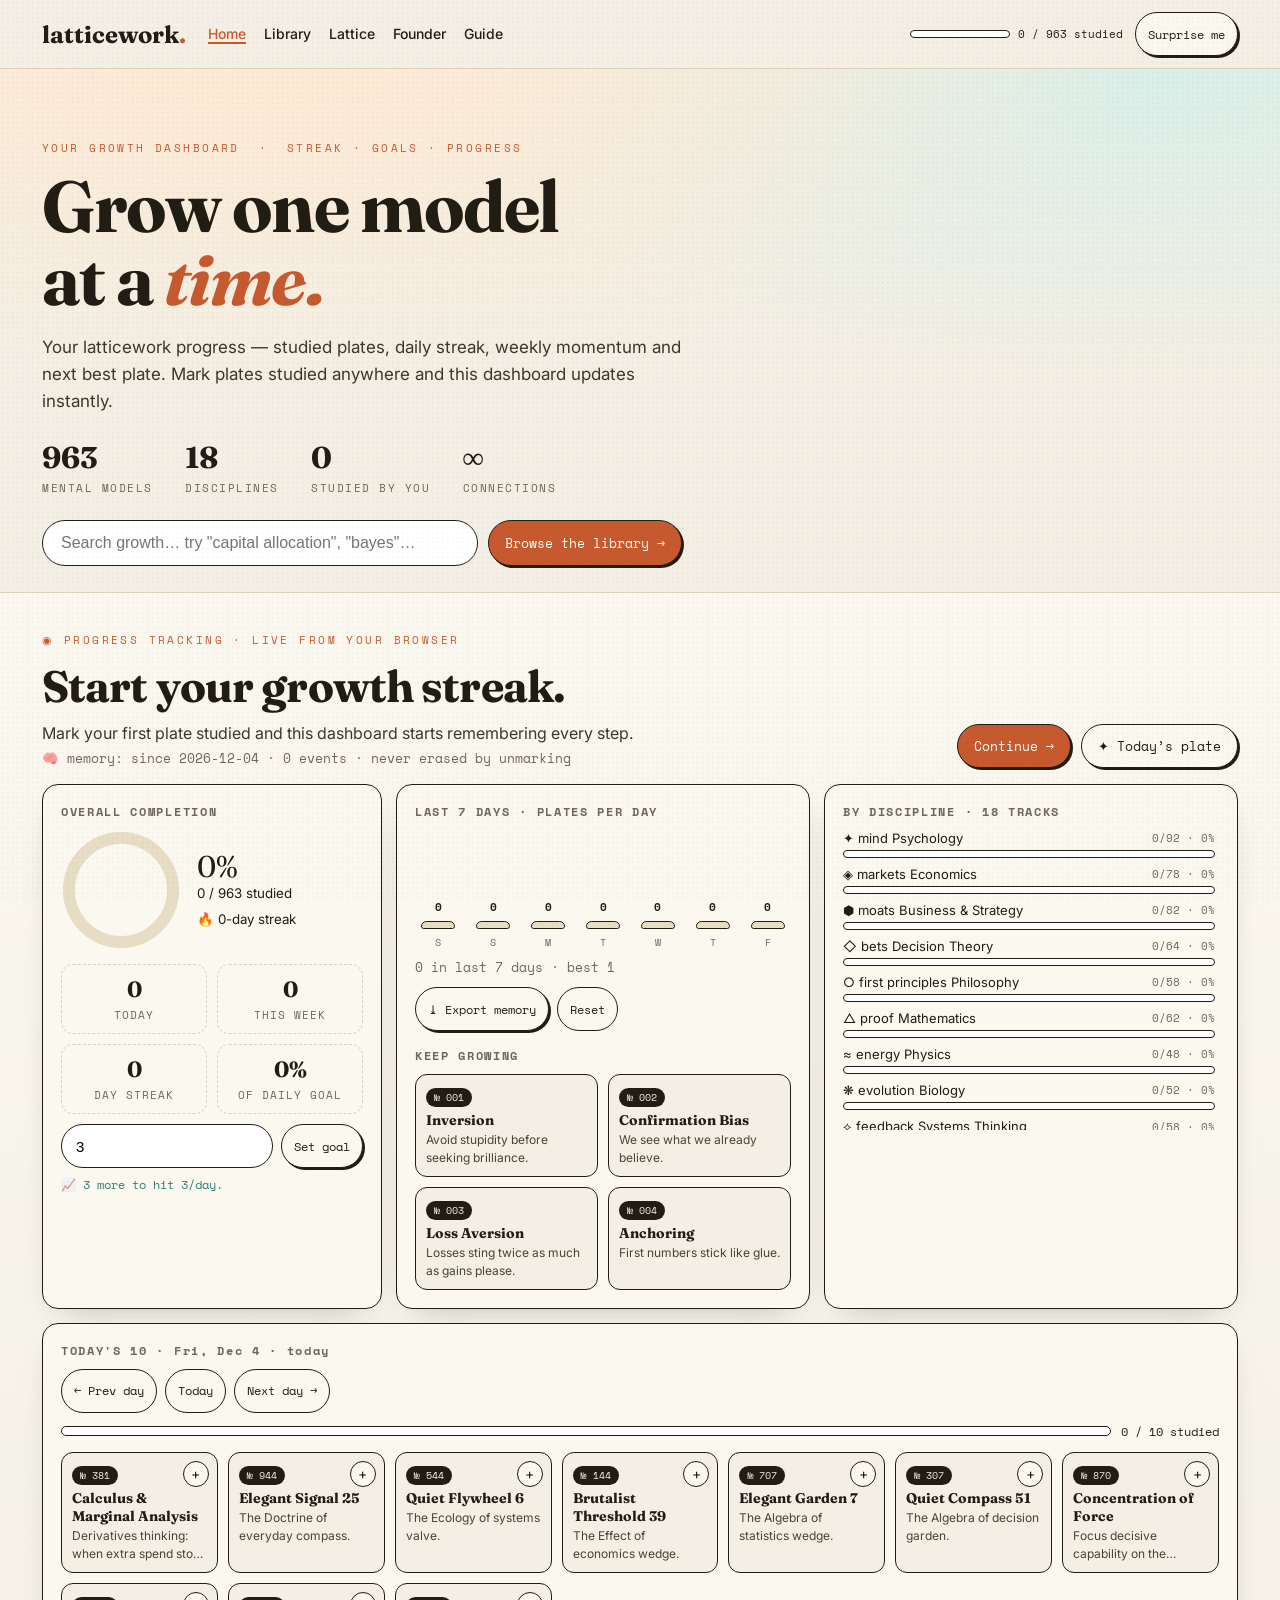
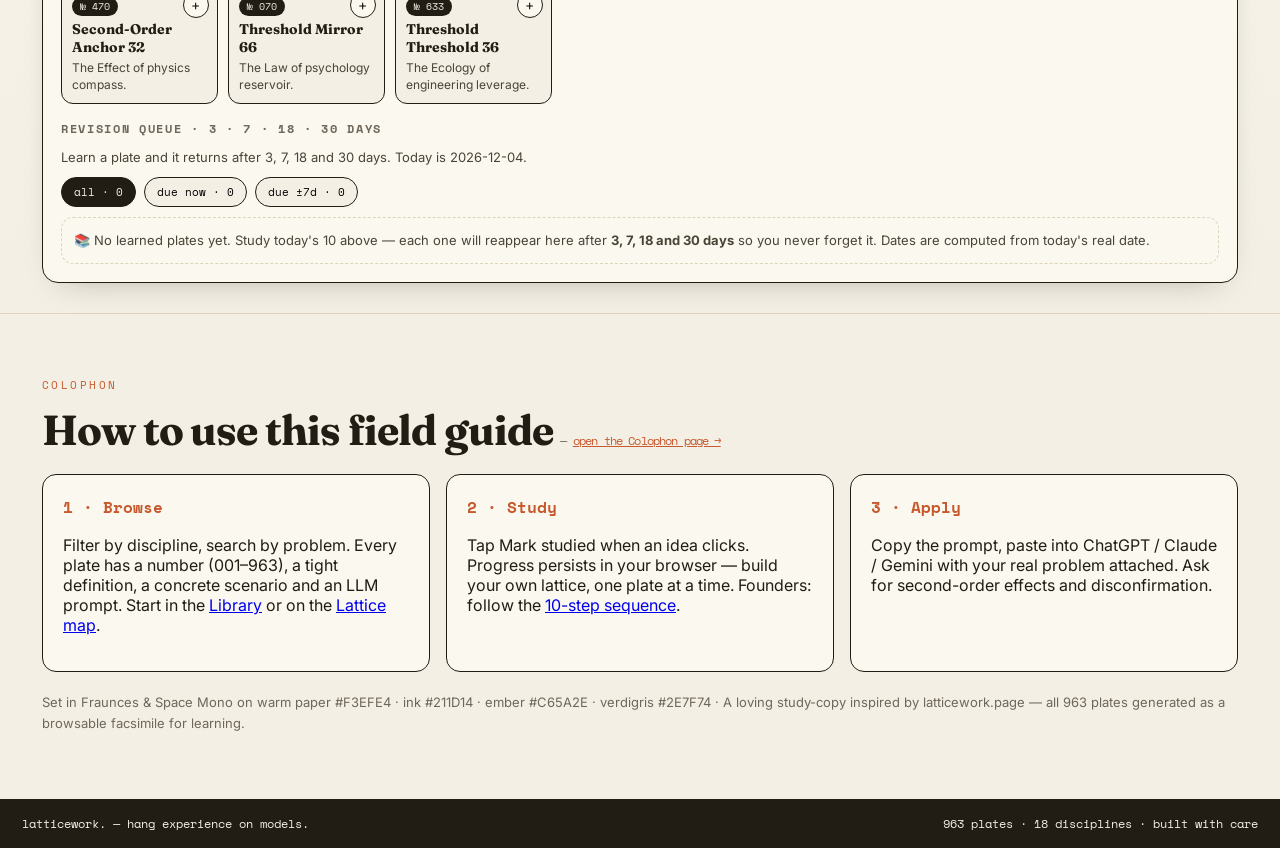
<file: index.html>
<!DOCTYPE html>
<html lang="en">
<head>
<meta charset="UTF-8" />
<meta name="viewport" content="width=device-width, initial-scale=1.0, viewport-fit=cover" />
<title>latticework — Track your growth · 963 mental models</title>
<meta name="description" content="Track your learning streak, weekly growth and discipline progress across 963 mental models." />
<meta name="theme-color" content="#F3EFE4" />
<link rel="preconnect" href="https://fonts.googleapis.com">
<link href="https://fonts.googleapis.com/css2?family=Fraunces:ital,opsz,wght@0,9..144,300;0,9..144,400;0,9..144,600;0,9..144,700;1,9..144,400&family=Space+Mono:wght@400;700&family=Inter:wght@400;500;600&display=swap" rel="stylesheet">
<link rel="stylesheet" href="styles.css" />
</head>
<body>
<div class="grain"></div>
<header class="masthead">
  <div class="mast-inner">
    <a class="brand" href="index.html" id="brandHomeIdx">latticework<span class="dot">.</span></a>
    <button class="navToggle" id="navToggle" aria-label="Open menu" aria-expanded="false">☰</button>
    <nav class="mast-nav" id="mastNav">
      <a href="library.html">Library</a>
      <a href="founder.html">Founder Track</a>
      <a href="lattice.html">Lattice</a>
      <a href="colophon.html">Colophon</a>
    </nav>
    <div class="mast-right">
      <div class="progress-wrap" title="Your studied progress">
        <div class="progress-bar"><div id="progressFill"></div></div>
        <span id="progressLabel">0 / 963 studied</span>
      </div>
      <button id="randomBtn" class="btn small">Surprise me</button>
    </div>
  </div>
</header>
<section class="hero">
  <div class="hero-inner">
    <p class="kicker">YOUR GROWTH DASHBOARD &nbsp;·&nbsp; STREAK · GOALS · PROGRESS</p>
    <h1>Grow one model<br/>at a <em>time.</em></h1>
    <p class="lede">Your latticework progress — studied plates, daily streak, weekly momentum and next best plate. Mark plates studied anywhere and this dashboard updates instantly.</p>
    <div class="hero-stats">
      <div><b id="statModels">963</b><span>mental models</span></div>
      <div><b>18</b><span>disciplines</span></div>
      <div><b id="statStudied">0</b><span>studied by you</span></div>
      <div><b>∞</b><span>connections</span></div>
    </div>
    <div class="hero-search">
      <input id="heroSearch" type="search" placeholder="Search growth… try &quot;capital allocation&quot;, &quot;bayes&quot;…" autocomplete="off" />
      <button class="btn ember" id="heroGo">Browse the library →</button>
    </div>
  </div>
</section>
<section class="growth-sec" id="growth">
  <div class="growth-inner">
    <div class="growth-head">
      <div><p class="kicker">◉ PROGRESS TRACKING · LIVE FROM YOUR BROWSER</p>
      <h2 id="growthTitle">Your growth, at a glance.</h2>
      <p class="growth-sub" id="growthSub">Every “Mark studied” tap is timestamped and remembered — even if you unmark later, your journal keeps the history.</p>
      <small id="memoryLine" style="font-family:'Space Mono',monospace;color:var(--muted)"></small></div>
      <div class="growth-cta"><button class="btn ember" id="continueBtn">Continue →</button><button class="btn" id="todayBtn">✦ Today’s plate</button></div>
    </div>
    <div class="growth-grid">
      <div class="gcard">
        <h3>OVERALL COMPLETION</h3>
        <div class="ring-wrap">
          <svg class="ring" viewBox="0 0 120 120"><circle class="bg" cx="60" cy="60" r="52" fill="none" stroke-width="12"/><circle class="fg" id="ringFg" cx="60" cy="60" r="52" fill="none" stroke-width="12" stroke-dasharray="326.7" stroke-dashoffset="326.7"/></svg>
          <div><div class="ring-num" id="ringNum">0%</div><small id="ringLabel">0 / 963 studied</small><div style="margin-top:6px"><small id="streakLabel">🔥 0-day streak</small></div></div>
        </div>
        <div class="gstats">
          <div class="gstat"><b id="gToday">0</b><span>today</span></div>
          <div class="gstat"><b id="gWeek">0</b><span>this week</span></div>
          <div class="gstat"><b id="gStreak">0</b><span>day streak</span></div>
          <div class="gstat"><b id="gGoalPct">0%</b><span>of daily goal</span></div>
        </div>
        <div class="goal-row"><input id="goalInput" type="text" inputmode="numeric" placeholder="Daily goal (e.g. 3)" aria-label="Daily goal" /><button class="btn small" id="goalSave">Set goal</button></div>
        <div class="goal-msg" id="goalMsg"></div>
      </div>
      <div class="gcard">
        <h3>LAST 7 DAYS · PLATES PER DAY</h3>
        <div class="week" id="weekChart"></div>
        <small style="font-family:'Space Mono',monospace;color:var(--muted)" id="weekLabel"></small>
        <div class="goal-row"><button class="btn small" id="exportBtn">⤓ Export memory</button><button class="btn small ghost" id="resetBtn">Reset</button></div>
        <h3 style="margin-top:16px">KEEP GROWING</h3>
        <div class="mini-grid" id="nextGrid"></div>
      </div>
      <div class="gcard">
        <h3>BY DISCIPLINE · 18 TRACKS</h3>
        <div class="discProg" id="discProg"></div>
      </div>
      <div class="gcard daily-wide">
        <h3>TODAY'S 10 · <span id="dailyDate">—</span></h3>
        <div class="daily-nav">
          <button class="btn small ghost" id="dailyPrev">← Prev day</button>
          <button class="btn small ghost" id="dailyTodayBtn">Today</button>
          <button class="btn small ghost" id="dailyNext">Next day →</button>
        </div>
        <div class="daily-progress"><div class="pbar"><i id="dailyFill"></i></div><small id="dailyLabel">0 / 10 studied</small></div>
        <div class="daily-grid" id="dailyGrid"></div>
        <h3 style="margin-top:16px">REVISION QUEUE · 3 · 7 · 18 · 30 DAYS</h3>
        <p class="rev-sub" id="revSub">Learn a plate and it returns for revision after 3, 7, 18 and 30 days — counted from the day you learned it.</p>
        <div class="rev-stats" id="revStats"></div>
        <div class="rev-list" id="revList"></div>
      </div>
    </div>
  </div>
</section>
<main id="home-main">
<section class="colophon" id="colophon">
  <div class="col-inner">
    <p class="kicker">COLOPHON</p>
    <h2>How to use this field guide <span class="mini">— <a href="colophon.html">open the Colophon page →</a></span></h2>
    <div class="cols3">
      <div><h4>1 · Browse</h4><p>Filter by discipline, search by problem. Every plate has a number (001–963), a tight definition, a concrete scenario and an LLM prompt. Start in the <a href="library.html">Library</a> or on the <a href="lattice.html">Lattice map</a>.</p></div>
      <div><h4>2 · Study</h4><p>Tap Mark studied when an idea clicks. Progress persists in your browser — build your own lattice, one plate at a time. Founders: follow the <a href="founder.html">10-step sequence</a>.</p></div>
      <div><h4>3 · Apply</h4><p>Copy the prompt, paste into ChatGPT / Claude / Gemini with your real problem attached. Ask for second-order effects and disconfirmation.</p></div>
    </div>
    <p class="fine">Set in Fraunces & Space Mono on warm paper #F3EFE4 · ink #211D14 · ember #C65A2E · verdigris #2E7F74 · A loving study-copy inspired by latticework.page — all 963 plates generated as a browsable facsimile for learning.</p>
  </div>
</section>
</main>
<footer><span>latticework. — hang experience on models.</span><span>963 plates · 18 disciplines · built with care</span></footer>
<div class="modal-back" id="modalBack" hidden><article class="modal" role="dialog" aria-modal="true">
<button class="x" id="modalX">✕</button>
<div class="modal-top"><span id="mNum"></span><span id="mDisc"></span><span id="mConn"></span></div>
<h2 id="mName"></h2><p class="tagline" id="mTag"></p><p class="desc" id="mDesc"></p>
<div class="fig"><div class="fig-art" id="mArt"></div><p id="mCap"></p></div>
<h4>◈ EXAMPLE SCENARIO</h4><p id="mEx"></p>
<h4>✦ LLM PROMPT <button class="btn small" id="copyBtn">Copy prompt</button></h4>
<pre id="mPrompt"></pre>
<h4>⁘ CONNECTED PLATES</h4><div id="mRel" class="rel"></div>
<div class="modal-nav"><button class="btn ghost" id="prevBtn">← Prev</button>
<button class="btn ember" id="studyBtn">Mark studied</button>
<button class="btn ghost" id="nextBtn">Next →</button></div>
</article></div>
<div class="toast" id="toast" hidden>Copied!</div>
<script>window._ONINDEX=true;</script>
<script src="data.js"></script>
<script src="seeds1.js"></script>
<script src="seeds2.js"></script>
<script src="seeds3.js"></script>
<script src="seedsAgt1.js"></script>
<script src="seedsAgt2.js"></script>
<script src="seedsMil1.js"></script>
<script src="seedsMil2.js"></script>
<script src="agt.js"></script>
<script src="gen.js"></script>
<script src="graph.js"></script>
<script src="app.js"></script>
<script src="ux.js"></script>
<script src="lattice.js"></script>
<script src="mobile.js"></script>
<script src="growth.js"></script>
<script src="growth2.js"></script>
<script src="daily.js"></script>
<script src="revise.js"></script>
</body>
</html>
</file>
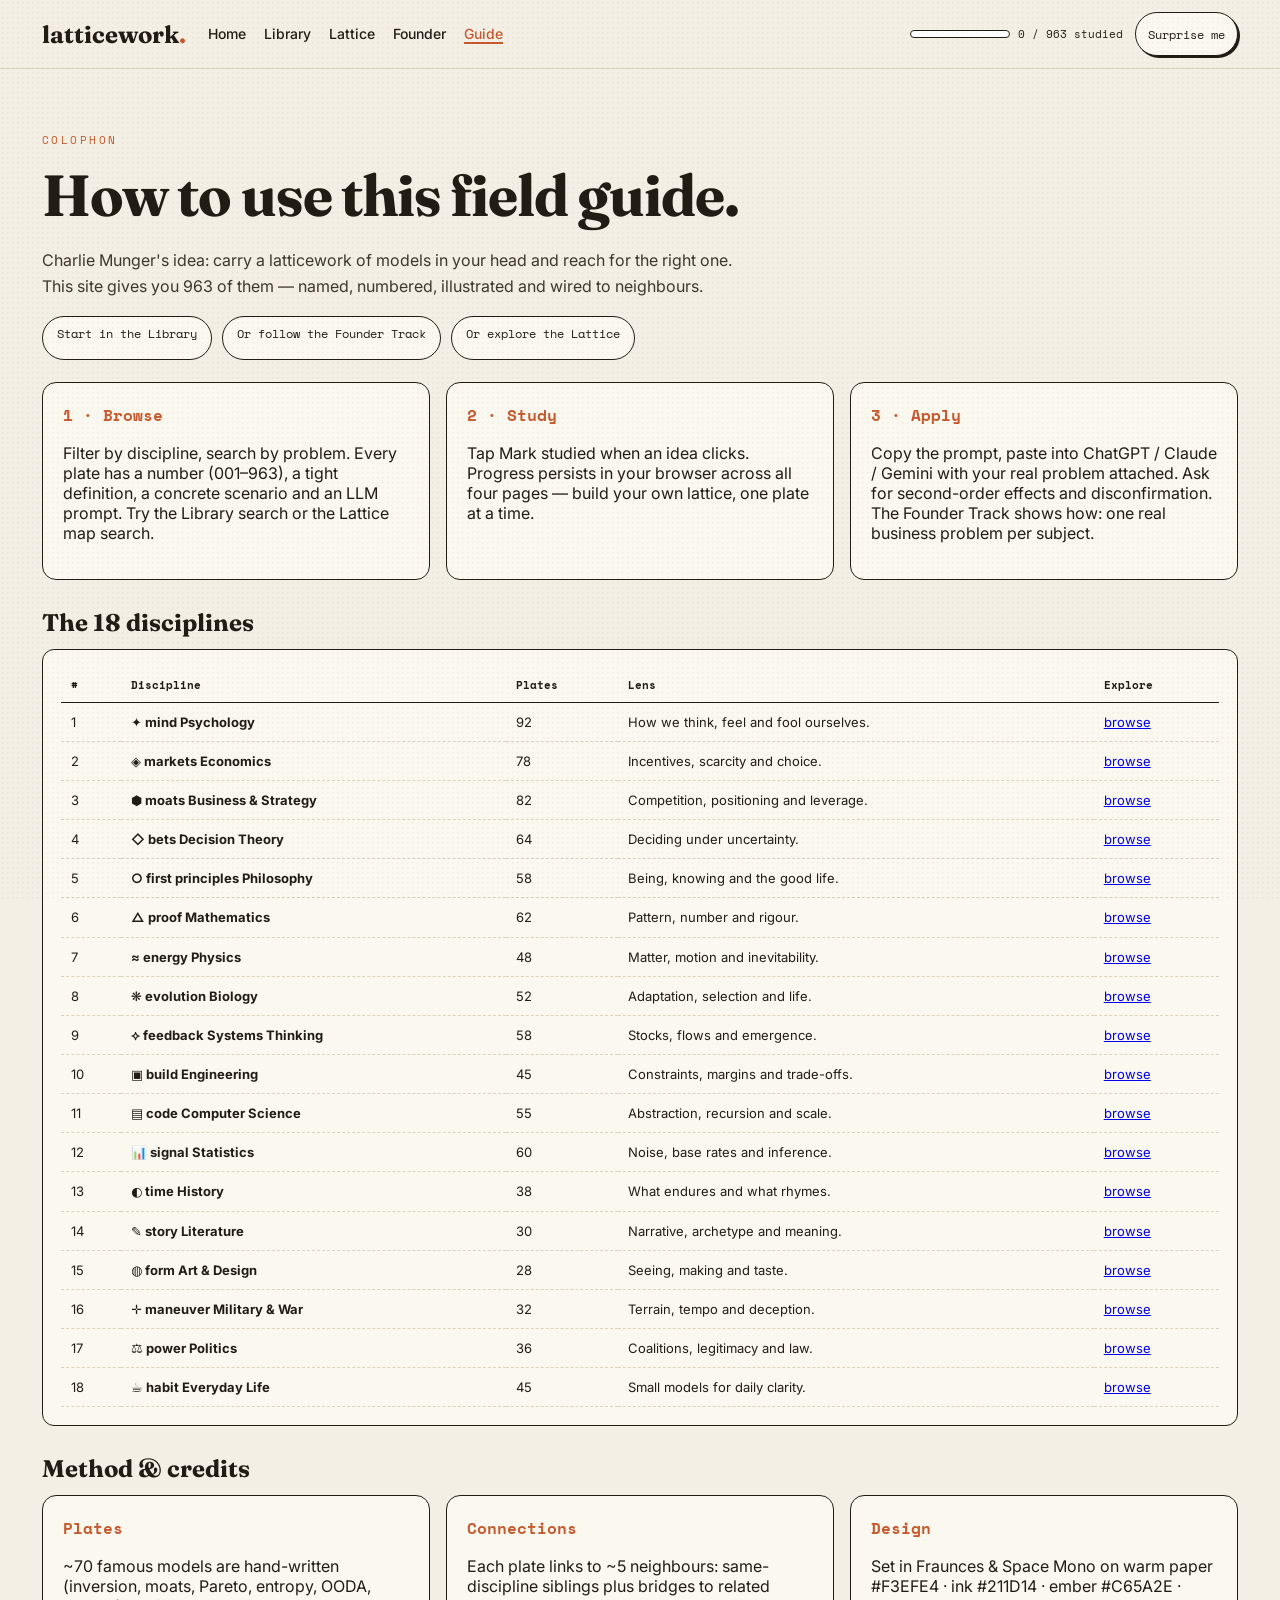
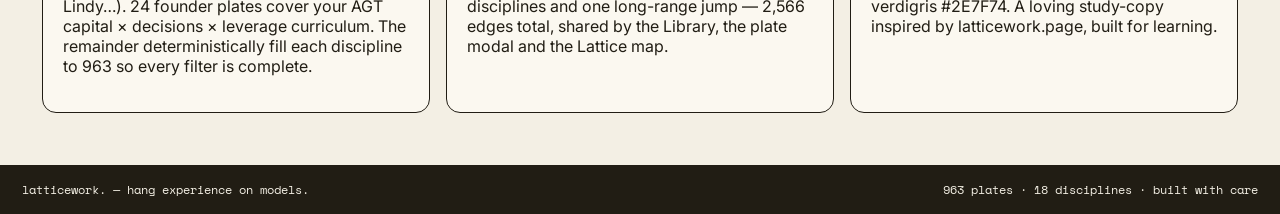
<file: colophon.html>
<!DOCTYPE html>
<html lang="en">
<head>
<meta charset="UTF-8" />
<meta name="viewport" content="width=device-width, initial-scale=1.0, viewport-fit=cover" />
<title>Colophon · latticework — how to use this field guide</title>
<meta name="description" content="How to browse, study and apply 963 mental models. Disciplines, method, credits." />
<meta name="theme-color" content="#F3EFE4" />
<link rel="preconnect" href="https://fonts.googleapis.com">
<link href="https://fonts.googleapis.com/css2?family=Fraunces:ital,opsz,wght@0,9..144,300;0,9..144,400;0,9..144,600;0,9..144,700;1,9..144,400&family=Space+Mono:wght@400;700&family=Inter:wght@400;500;600&display=swap" rel="stylesheet">
<link rel="stylesheet" href="styles.css" />
</head>
<body>
<div class="grain"></div>
<header class="masthead">
  <div class="mast-inner">
    <a class="brand" href="index.html" id="brandHome">latticework<span class="dot">.</span></a>
    <button class="navToggle" id="navToggle" aria-label="Open menu" aria-expanded="false">☰</button>
    <nav class="mast-nav" id="mastNav">
      <a href="library.html">Library</a>
      <a href="founder.html">Founder Track</a>
      <a href="lattice.html">Lattice</a>
      <a href="colophon.html" class="on">Colophon</a>
    </nav>
    <div class="mast-right">
      <div class="progress-wrap" title="Your studied progress">
        <div class="progress-bar"><div id="progressFill"></div></div>
        <span id="progressLabel">0 / 963 studied</span>
      </div>
      <button id="randomBtn" class="btn small">Surprise me</button>
    </div>
  </div>
</header>
<section class="colophon" id="colophon">
  <div class="col-inner">
    <p class="kicker">COLOPHON</p>
    <h1 style="font-family:Fraunces,serif;font-size:clamp(32px,5vw,58px);margin:10px 0 8px">How to use this field guide.</h1>
    <p class="page-sub">Charlie Munger's idea: carry a latticework of models in your head and reach for the right one. This site gives you 963 of them — named, numbered, illustrated and wired to neighbours.</p>
    <div class="sib-nav">
      <a href="library.html">Start in the Library</a>
      <a href="founder.html">Or follow the Founder Track</a>
      <a href="lattice.html">Or explore the Lattice</a>
    </div>
    <div class="cols3" style="margin-top:22px">
      <div><h4>1 · Browse</h4><p>Filter by discipline, search by problem. Every plate has a number (001–963), a tight definition, a concrete scenario and an LLM prompt. Try the Library search or the Lattice map search.</p></div>
      <div><h4>2 · Study</h4><p>Tap Mark studied when an idea clicks. Progress persists in your browser across all four pages — build your own lattice, one plate at a time.</p></div>
      <div><h4>3 · Apply</h4><p>Copy the prompt, paste into ChatGPT / Claude / Gemini with your real problem attached. Ask for second-order effects and disconfirmation. The Founder Track shows how: one real business problem per subject.</p></div>
    </div>
    <h3 style="font-family:Fraunces,serif;font-size:24px;margin:28px 0 12px">The 18 disciplines</h3>
    <div class="track scr"><table class="disc-table" id="discTable"><tr><th>#</th><th>Discipline</th><th>Plates</th><th> lens</th><th>Explore</th></tr></table></div>
    <h3 style="font-family:Fraunces,serif;font-size:24px;margin:28px 0 12px">Method &amp; credits</h3>
    <div class="cols3">
      <div><h4>Plates</h4><p>~70 famous models are hand-written (inversion, moats, Pareto, entropy, OODA, Lindy…). 24 founder plates cover your AGT capital × decisions × leverage curriculum. The remainder deterministically fill each discipline to 963 so every filter is complete.</p></div>
      <div><h4>Connections</h4><p>Each plate links to ~5 neighbours: same-discipline siblings plus bridges to related disciplines and one long-range jump — 2,566 edges total, shared by the Library, the plate modal and the Lattice map.</p></div>
      <div><h4>Design</h4><p>Set in Fraunces &amp; Space Mono on warm paper #F3EFE4 · ink #211D14 · ember #C65A2E · verdigris #2E7F74. A loving study-copy inspired by latticework.page, built for learning.</p></div>
    </div>
  </div>
</section>
<footer><span>latticework. — hang experience on models.</span><span>963 plates · 18 disciplines · built with care</span></footer>
<div class="modal-back" id="modalBack" hidden><article class="modal" role="dialog" aria-modal="true">
<button class="x" id="modalX">X</button>
<div class="modal-top"><span id="mNum"></span><span id="mDisc"></span><span id="mConn"></span></div>
<h2 id="mName"></h2><p class="tagline" id="mTag"></p><p class="desc" id="mDesc"></p>
<div class="fig"><div class="fig-art" id="mArt"></div><p id="mCap"></p></div>
<h4>EXAMPLE SCENARIO</h4><p id="mEx"></p>
<h4>LLM PROMPT <button class="btn small" id="copyBtn">Copy prompt</button></h4>
<pre id="mPrompt"></pre>
<h4>CONNECTED PLATES</h4><div id="mRel" class="rel"></div>
<div class="modal-nav"><button class="btn ghost" id="prevBtn">Prev</button>
<button class="btn ember" id="studyBtn">Mark studied</button>
<button class="btn ghost" id="nextBtn">Next</button></div>
</article></div>
<div class="toast" id="toast" hidden>Copied!</div>
<script src="data.js"></script>
<script src="gen.js"></script>
<script src="graph.js"></script>
<script src="app.js"></script>
<script src="ux.js"></script>
<script src="lattice.js"></script>
<script src="colo.js"></script>
<script src="mobile.js"></script>
<script src="growth.js"></script>
</body>
</html>
</file>
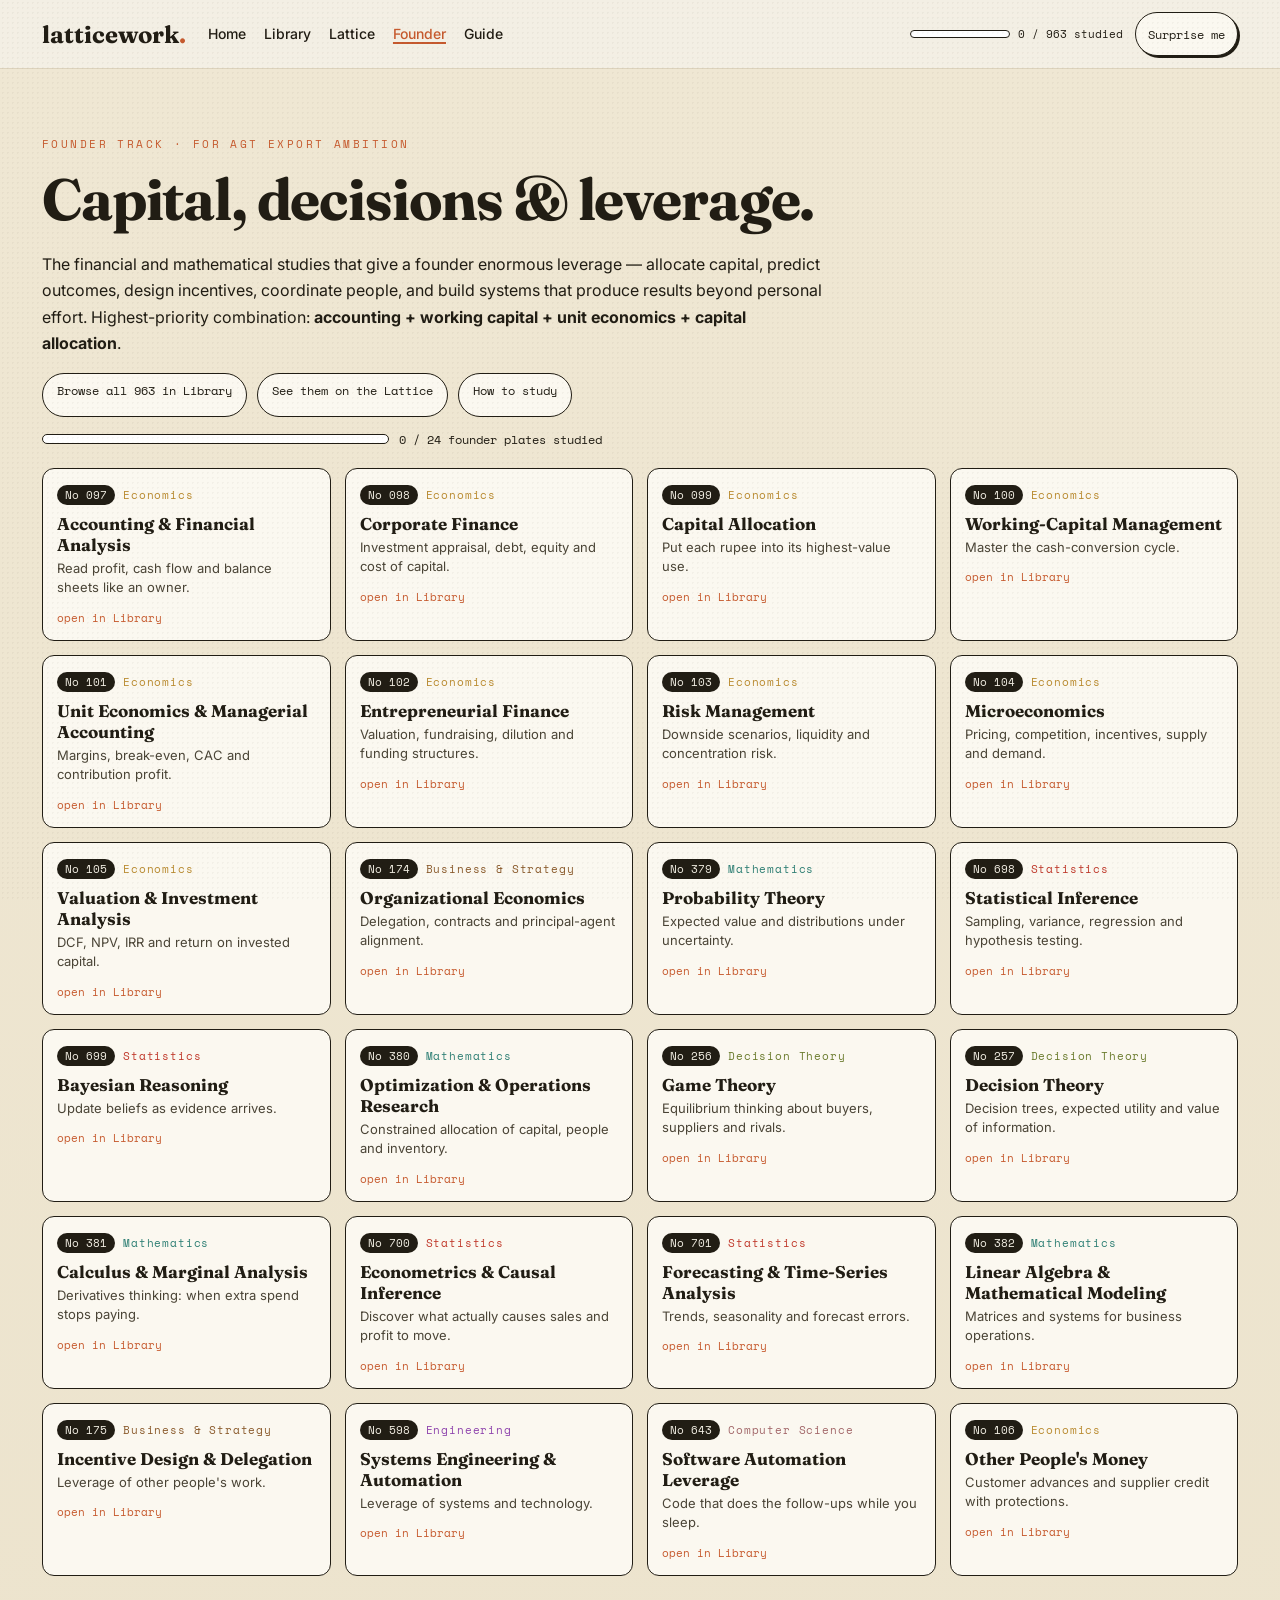
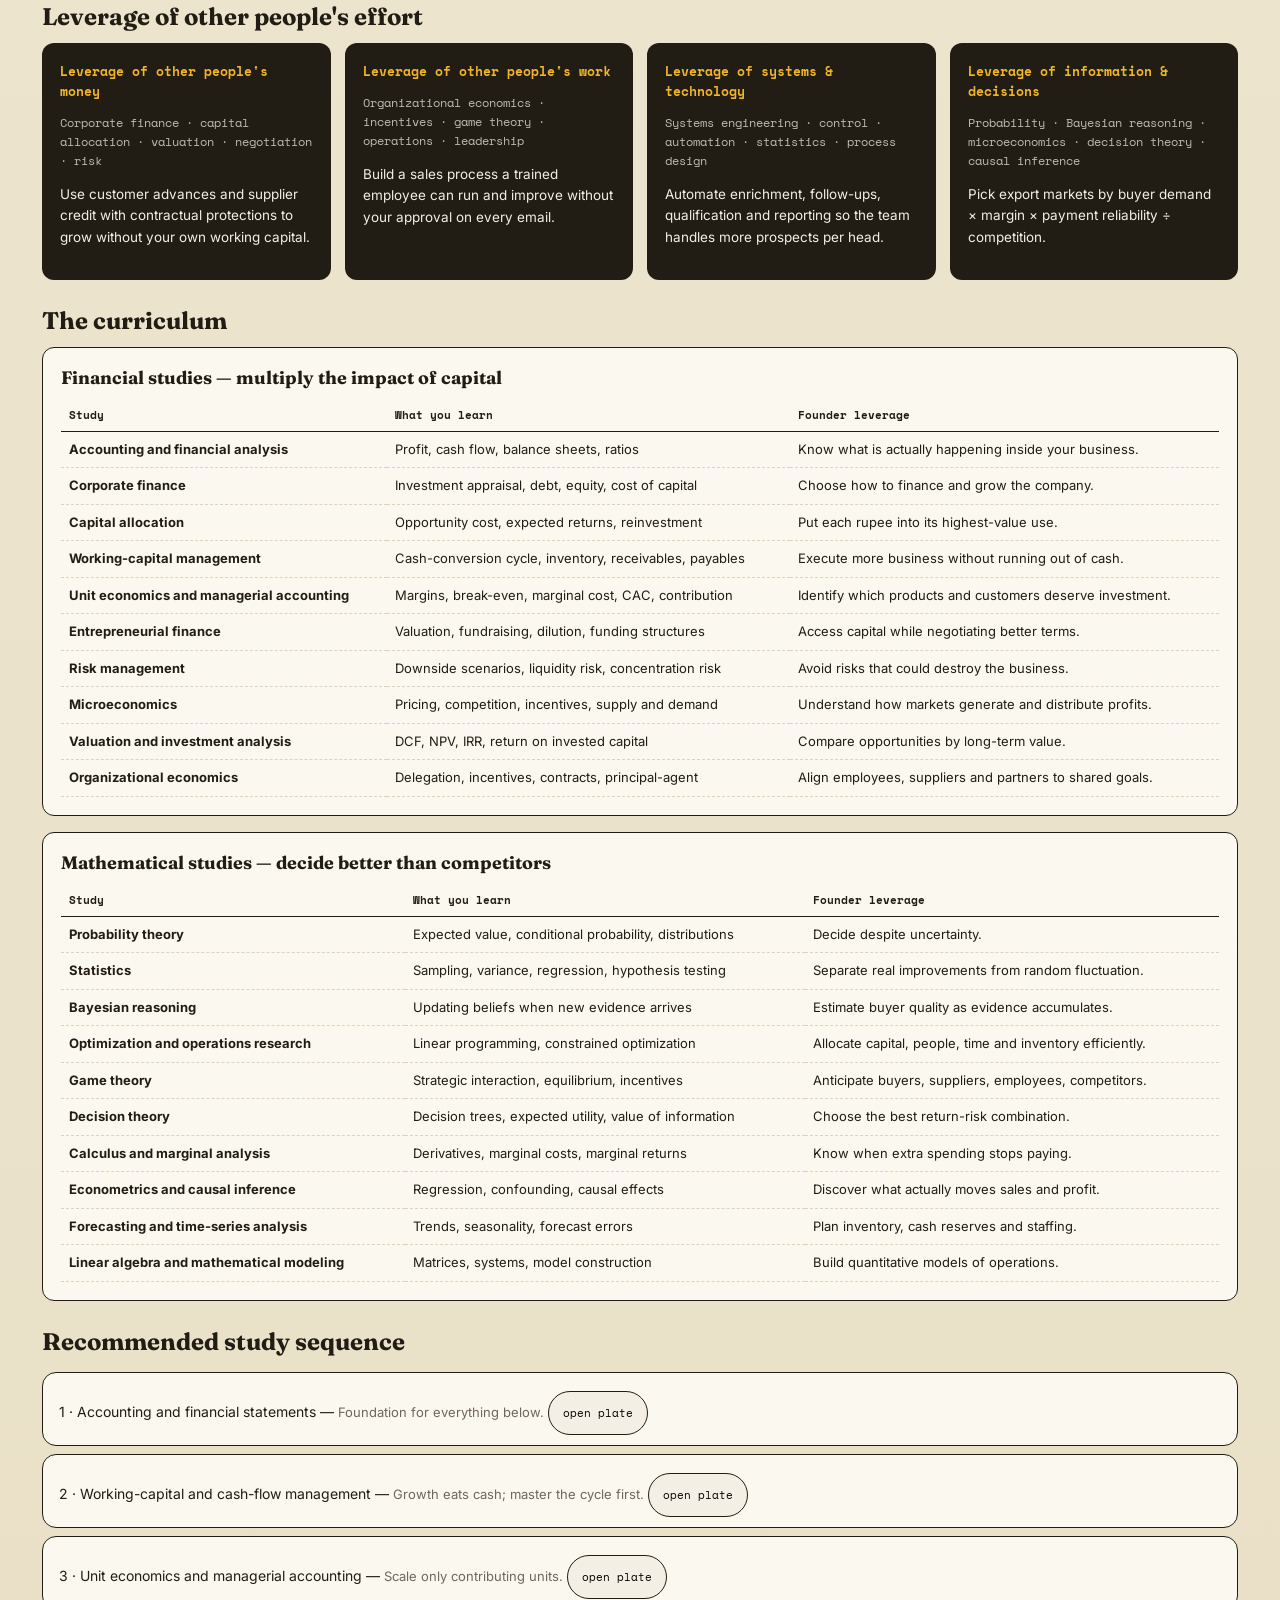
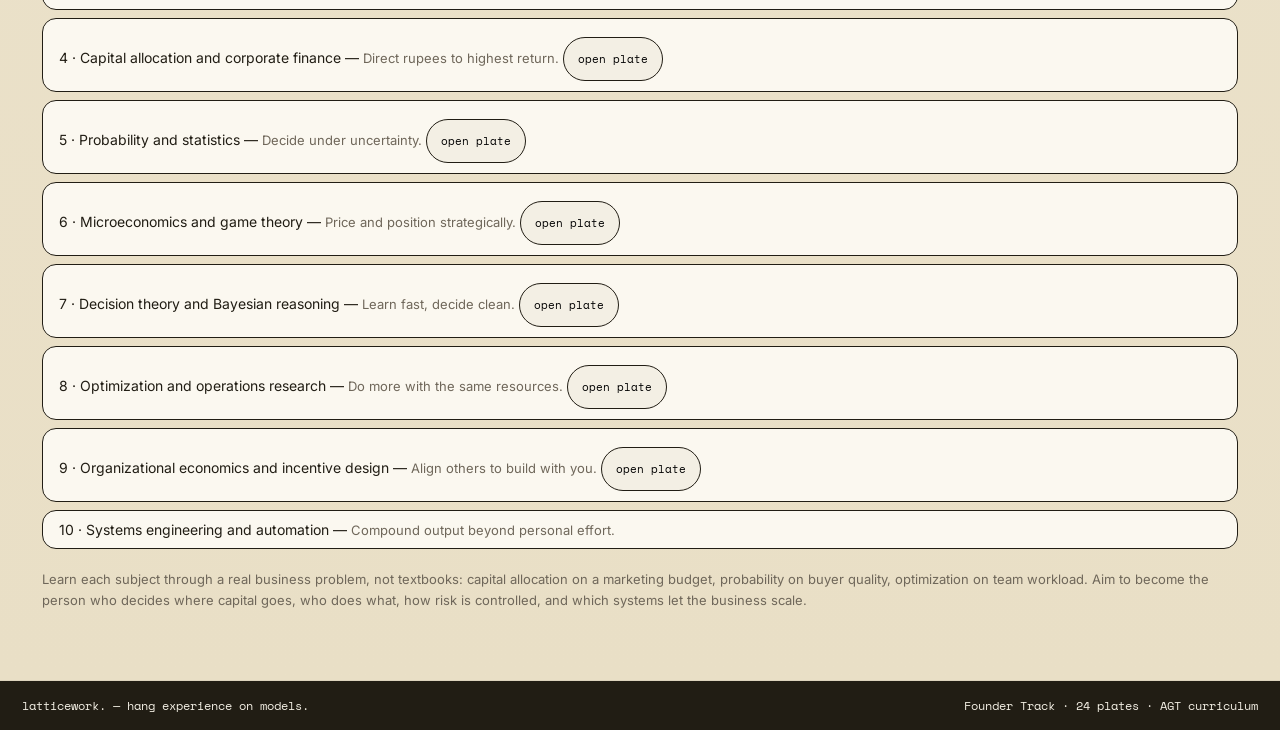
<file: founder.html>
<!DOCTYPE html>
<html lang="en">
<head>
<meta charset="UTF-8" />
<meta name="viewport" content="width=device-width, initial-scale=1.0, viewport-fit=cover" />
<title>Founder Track · latticework — capital, decisions & leverage</title>
<meta name="description" content="24 finance and mathematics plates for building AGT into a large export business." />
<meta name="theme-color" content="#F3EFE4" />
<link rel="preconnect" href="https://fonts.googleapis.com">
<link href="https://fonts.googleapis.com/css2?family=Fraunces:ital,opsz,wght@0,9..144,300;0,9..144,400;0,9..144,600;0,9..144,700;1,9..144,400&family=Space+Mono:wght@400;700&family=Inter:wght@400;500;600&display=swap" rel="stylesheet">
<link rel="stylesheet" href="styles.css" />
</head>
<body>
<div class="grain"></div>
<header class="masthead">
  <div class="mast-inner">
    <a class="brand" href="index.html" id="brandHome">latticework<span class="dot">.</span></a>
    <button class="navToggle" id="navToggle" aria-label="Open menu" aria-expanded="false">☰</button>
    <nav class="mast-nav" id="mastNav">
      <a href="library.html">Library</a>
      <a href="founder.html" class="on">Founder Track</a>
      <a href="lattice.html">Lattice</a>
      <a href="colophon.html">Colophon</a>
    </nav>
    <div class="mast-right">
      <div class="progress-wrap" title="Your studied progress">
        <div class="progress-bar"><div id="progressFill"></div></div>
        <span id="progressLabel">0 / 963 studied</span>
      </div>
      <button id="randomBtn" class="btn small">Surprise me</button>
    </div>
  </div>
</header>
<section class="founder-sec" id="founderTrack" style="border-top:none">
  <div class="founder-inner">
    <p class="kicker">FOUNDER TRACK · FOR AGT EXPORT AMBITION</p>
    <h1 style="font-family:Fraunces,serif;font-size:clamp(32px,5vw,58px);margin:10px 0 8px">Capital, decisions &amp; leverage.</h1>
    <p class="founder-lede">The financial and mathematical studies that give a founder enormous leverage — allocate capital, predict outcomes, design incentives, coordinate people, and build systems that produce results beyond personal effort. Highest-priority combination: <b>accounting + working capital + unit economics + capital allocation</b>.</p>
    <div class="sib-nav">
      <a href="library.html">Browse all 963 in Library</a>
      <a href="lattice.html">See them on the Lattice</a>
      <a href="colophon.html">How to study</a>
    </div>
    <div class="founder-progress"><div class="pbar"><i id="agtFill"></i></div><small id="agtLabel">0 / 24 studied</small></div>
    <div class="founder-grid" id="agtGrid"></div>
    <h3>Leverage of other people's effort</h3>
    <div class="lev-grid" id="agtLev"></div>
    <h3>The curriculum</h3>
    <div class="track-tables" id="agtTracks"></div>
    <h3>Recommended study sequence</h3>
    <ol class="seq-list" id="agtSeq"></ol>
    <p class="fine">Learn each subject through a real business problem, not textbooks: capital allocation on a marketing budget, probability on buyer quality, optimization on team workload. Aim to become the person who decides where capital goes, who does what, how risk is controlled, and which systems let the business scale.</p>
  </div>
</section>
<footer><span>latticework. — hang experience on models.</span><span>Founder Track · 24 plates · AGT curriculum</span></footer>
<div class="modal-back" id="modalBack" hidden><article class="modal" role="dialog" aria-modal="true">
<button class="x" id="modalX">X</button>
<div class="modal-top"><span id="mNum"></span><span id="mDisc"></span><span id="mConn"></span></div>
<h2 id="mName"></h2><p class="tagline" id="mTag"></p><p class="desc" id="mDesc"></p>
<div class="fig"><div class="fig-art" id="mArt"></div><p id="mCap"></p></div>
<h4>EXAMPLE SCENARIO</h4><p id="mEx"></p>
<h4>LLM PROMPT <button class="btn small" id="copyBtn">Copy prompt</button></h4>
<pre id="mPrompt"></pre>
<h4>CONNECTED PLATES</h4><div id="mRel" class="rel"></div>
<div class="modal-nav"><button class="btn ghost" id="prevBtn">Prev</button>
<button class="btn ember" id="studyBtn">Mark studied</button>
<button class="btn ghost" id="nextBtn">Next</button></div>
</article></div>
<div class="toast" id="toast" hidden>Copied!</div>
<script src="data.js"></script>
<script src="seeds1.js"></script>
<script src="seeds2.js"></script>
<script src="seeds3.js"></script>
<script src="seedsAgt1.js"></script>
<script src="seedsAgt2.js"></script>
<script src="seedsMil1.js"></script>
<script src="seedsMil2.js"></script>
<script src="agt.js"></script>
<script src="gen.js"></script>
<script src="graph.js"></script>
<script src="app.js"></script>
<script src="ux.js"></script>
<script src="lattice.js"></script>
<script src="agtTrack.js"></script>
<script src="mobile.js"></script>
<script src="growth.js"></script>
</body>
</html>
</file>
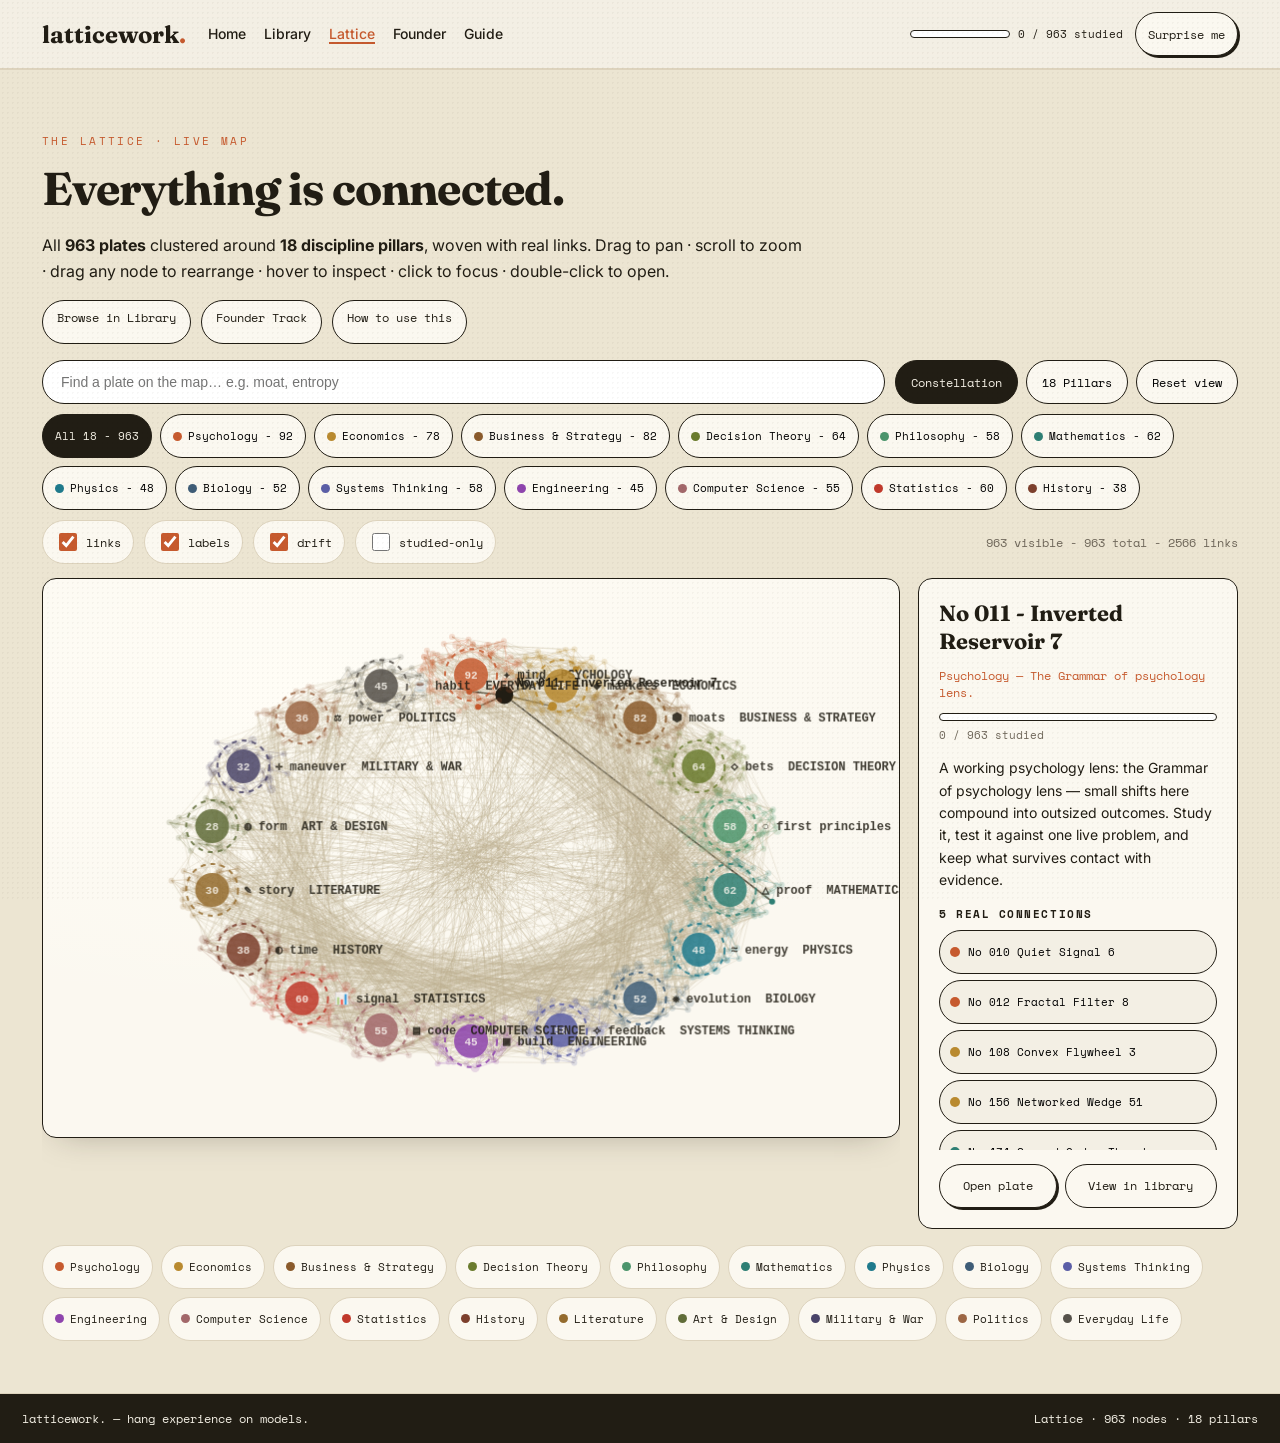
<file: lattice.html>
<!DOCTYPE html>
<html lang="en">
<head>
<meta charset="UTF-8" />
<meta name="viewport" content="width=device-width, initial-scale=1.0, viewport-fit=cover" />
<title>Lattice · latticework — 963 plates, 18 pillars, live map</title>
<meta name="description" content="Interactive map of all 963 mental models clustered around 18 discipline pillars." />
<meta name="theme-color" content="#F3EFE4" />
<link rel="preconnect" href="https://fonts.googleapis.com">
<link href="https://fonts.googleapis.com/css2?family=Fraunces:ital,opsz,wght@0,9..144,300;0,9..144,400;0,9..144,600;0,9..144,700;1,9..144,400&family=Space+Mono:wght@400;700&family=Inter:wght@400;500;600&display=swap" rel="stylesheet">
<link rel="stylesheet" href="styles.css" />
</head>
<body>
<div class="grain"></div>
<header class="masthead">
  <div class="mast-inner">
    <a class="brand" href="index.html" id="brandHome">latticework<span class="dot">.</span></a>
    <button class="navToggle" id="navToggle" aria-label="Open menu" aria-expanded="false">☰</button>
    <nav class="mast-nav" id="mastNav">
      <a href="library.html">Library</a>
      <a href="founder.html">Founder Track</a>
      <a href="lattice.html" class="on">Lattice</a>
      <a href="colophon.html">Colophon</a>
    </nav>
    <div class="mast-right">
      <div class="progress-wrap" title="Your studied progress">
        <div class="progress-bar"><div id="progressFill"></div></div>
        <span id="progressLabel">0 / 963 studied</span>
      </div>
      <button id="randomBtn" class="btn small">Surprise me</button>
    </div>
  </div>
</header>
<section class="lattice-sec" id="latticeSec">
  <div class="lattice-inner">
    <p class="kicker">THE LATTICE · LIVE MAP</p>
    <h2>Everything is connected.</h2>
    <p class="lattice-sub">All <b>963 plates</b> clustered around <b>18 discipline pillars</b>, woven with real links. Drag to pan · scroll to zoom · drag any node to rearrange · hover to inspect · click to focus · double-click to open.</p>
    <div class="sib-nav">
      <a href="library.html">Browse in Library</a>
      <a href="founder.html">Founder Track</a>
      <a href="colophon.html">How to use this</a>
    </div>
    <div class="lat-toolbar">
      <input id="latSearch" type="search" placeholder="Find a plate on the map… e.g. moat, entropy" autocomplete="off"/>
      <div class="lat-modes">
        <button data-mode="all" class="on">Constellation</button>
        <button data-mode="pillars">18 Pillars</button>
        <button id="latReset" title="Reset pan and zoom">Reset view</button>
      </div>
    </div>
    <div class="lat-chips" id="latChips"></div>
    <div class="lat-toggles">
      <label><input type="checkbox" id="tLinks" checked/> links</label>
      <label><input type="checkbox" id="tLabels" checked/> labels</label>
      <label><input type="checkbox" id="tMotion" checked/> drift</label>
      <label><input type="checkbox" id="tStudied"/> studied-only</label>
      <span class="lat-statline" id="latStats">—</span>
    </div>
    <div class="lattice-flex2">
      <div class="lat-canvas-wrap">
        <canvas id="latticeCanvas"></canvas>
        <div class="lat-tip" id="latTip" hidden></div>
      </div>
      <aside class="lattice-side">
        <h3 id="latName">—</h3>
        <p id="latMeta"></p>
        <div id="latPBar"></div>
        <p id="latDesc"></p>
        <div id="latExtra"></div>
        <div class="side-btns"><button class="btn small" id="latOpen">Open plate</button><button class="btn small ghost" id="latLib">View in library</button></div>
      </aside>
    </div>
    <div class="lat-legend" id="latLegend"></div>
  </div>
</section>
<footer><span>latticework. — hang experience on models.</span><span>Lattice · 963 nodes · 18 pillars</span></footer>
<div class="modal-back" id="modalBack" hidden><article class="modal" role="dialog" aria-modal="true">
<button class="x" id="modalX">X</button>
<div class="modal-top"><span id="mNum"></span><span id="mDisc"></span><span id="mConn"></span></div>
<h2 id="mName"></h2><p class="tagline" id="mTag"></p><p class="desc" id="mDesc"></p>
<div class="fig"><div class="fig-art" id="mArt"></div><p id="mCap"></p></div>
<h4>EXAMPLE SCENARIO</h4><p id="mEx"></p>
<h4>LLM PROMPT <button class="btn small" id="copyBtn">Copy prompt</button></h4>
<pre id="mPrompt"></pre>
<h4>CONNECTED PLATES</h4><div id="mRel" class="rel"></div>
<div class="modal-nav"><button class="btn ghost" id="prevBtn">Prev</button>
<button class="btn ember" id="studyBtn">Mark studied</button>
<button class="btn ghost" id="nextBtn">Next</button></div>
</article></div>
<div class="toast" id="toast" hidden>Copied!</div>
<script src="data.js"></script>
<script src="seeds1.js"></script>
<script src="seeds2.js"></script>
<script src="seeds3.js"></script>
<script src="seedsAgt1.js"></script>
<script src="seedsAgt2.js"></script>
<script src="seedsMil1.js"></script>
<script src="seedsMil2.js"></script>
<script src="agt.js"></script>
<script src="gen.js"></script>
<script src="graph.js"></script>
<script src="app.js"></script>
<script src="ux.js"></script>
<script src="lattice.js"></script>
<script src="latticeA.js"></script>
<script src="latticeB.js"></script>
<script src="latticeC.js"></script>
<script src="latticeD.js"></script>
<script src="mobile.js"></script>
<script src="growth.js"></script>
</body>
</html>
</file>
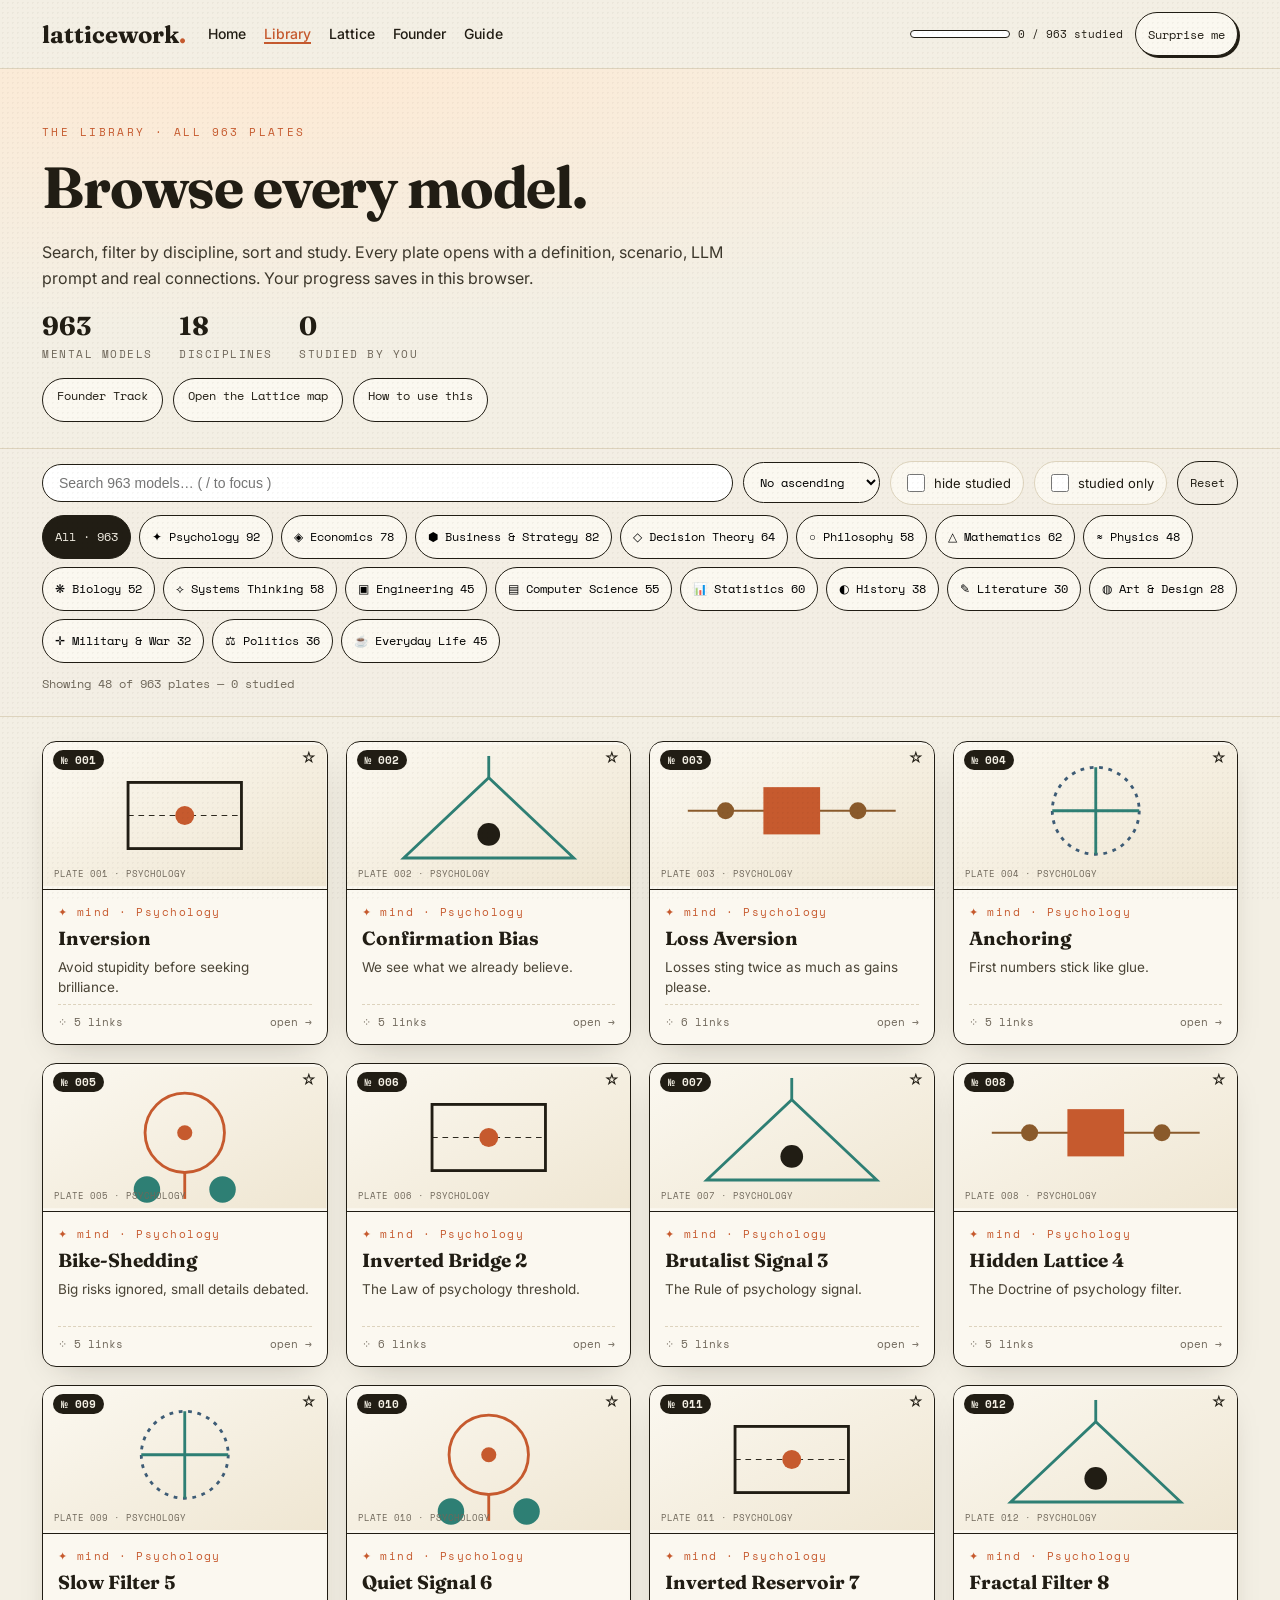
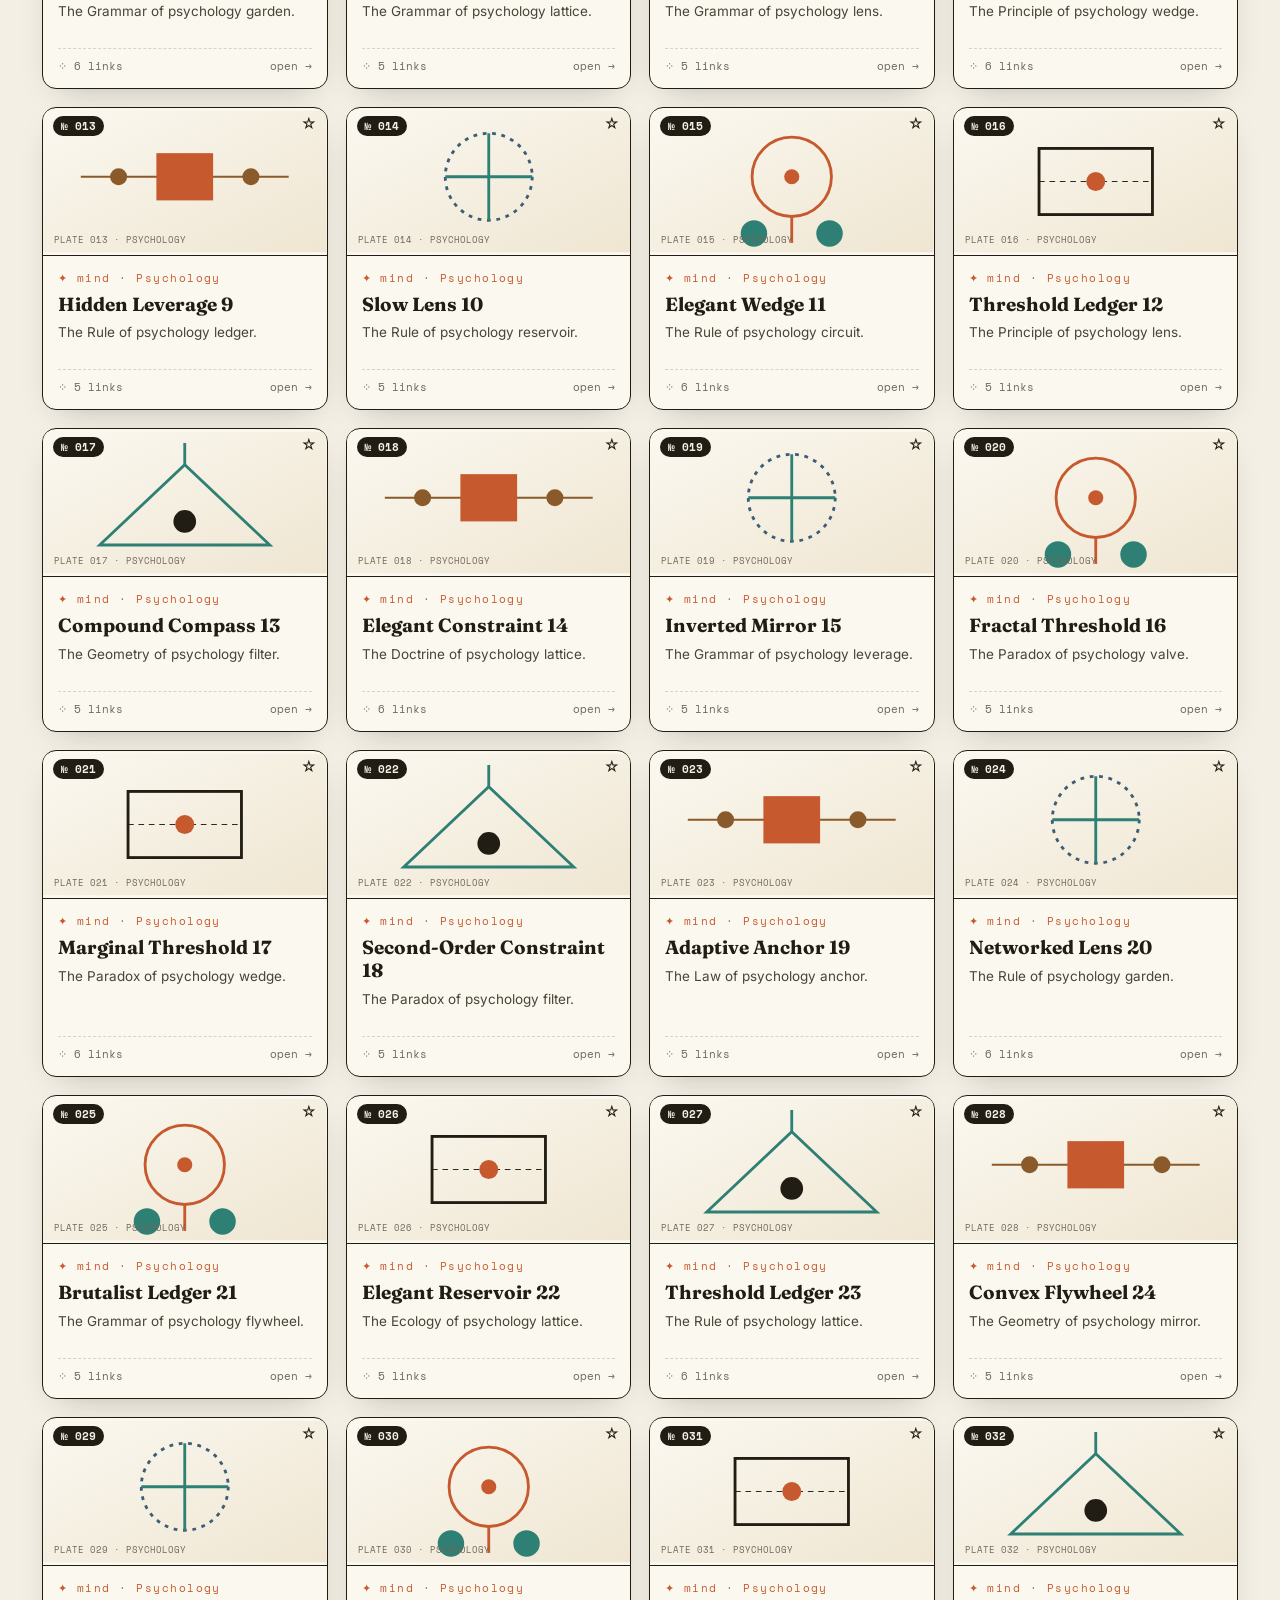
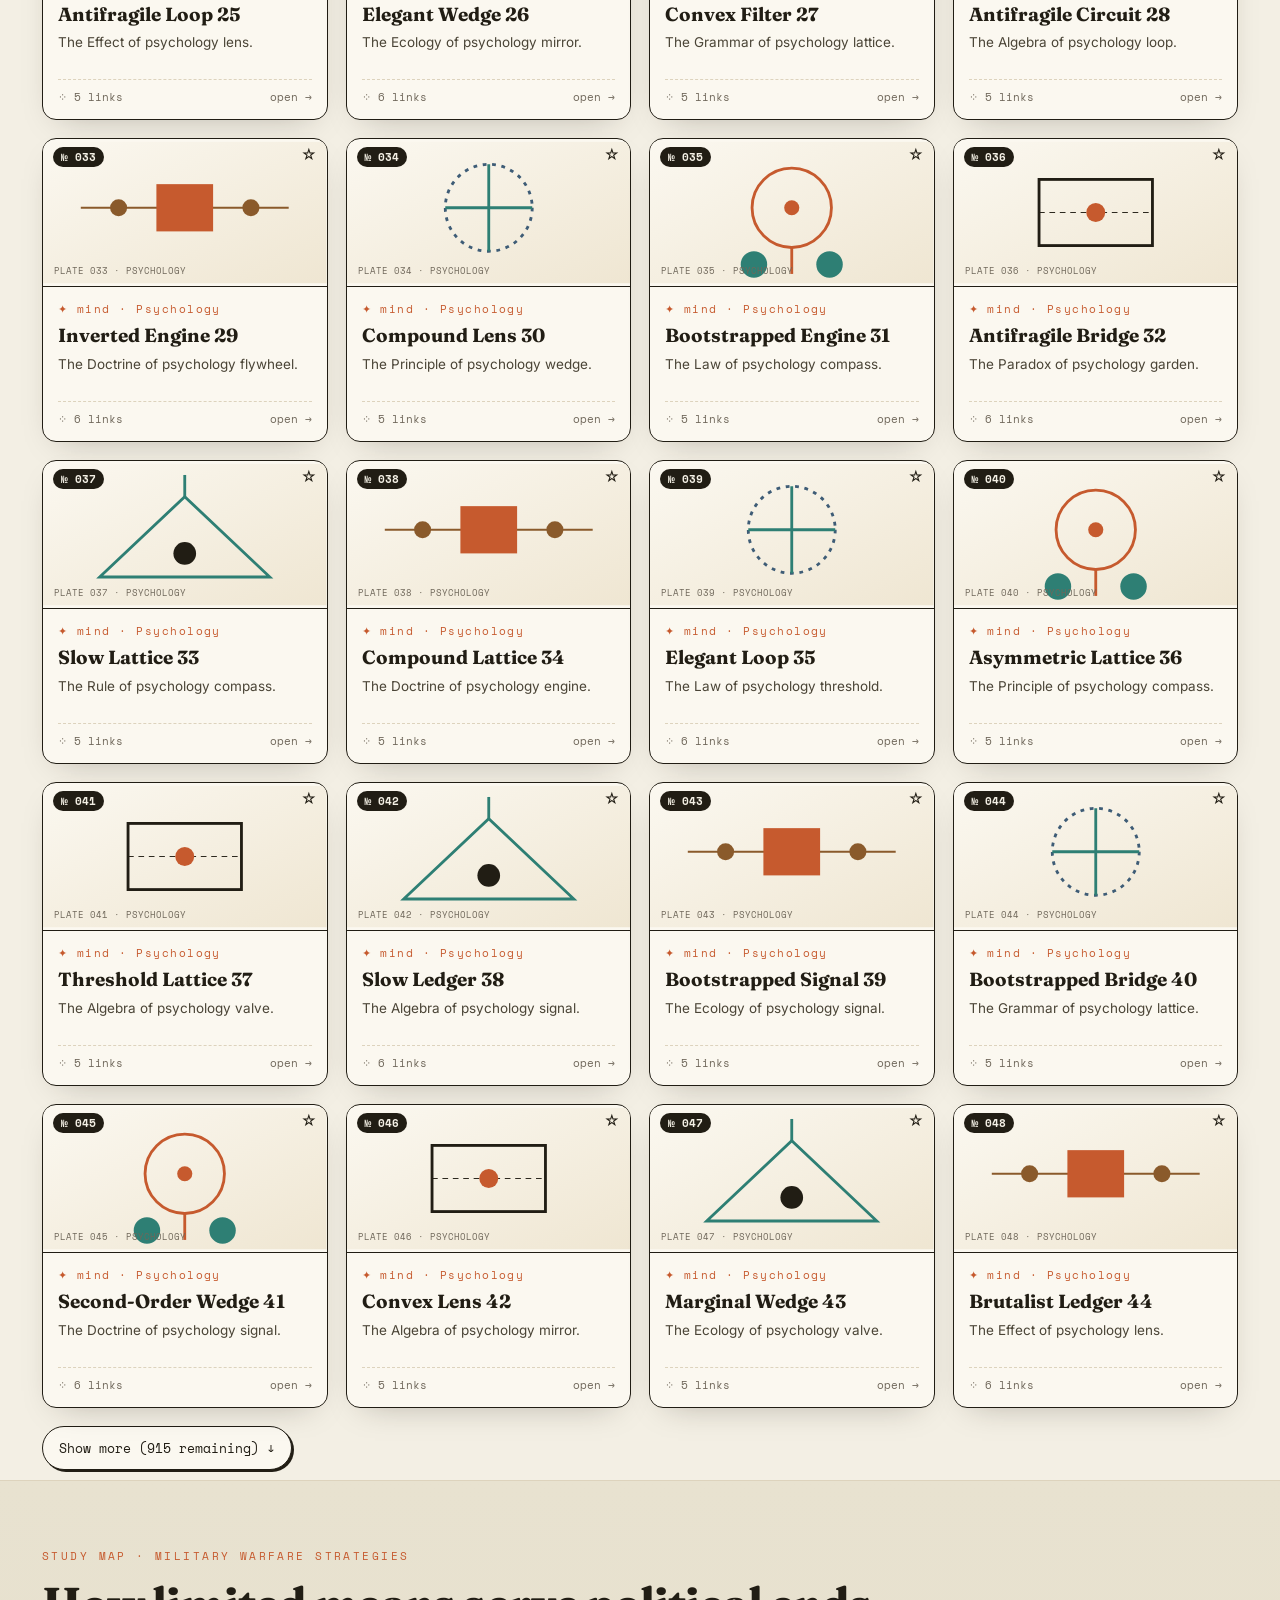
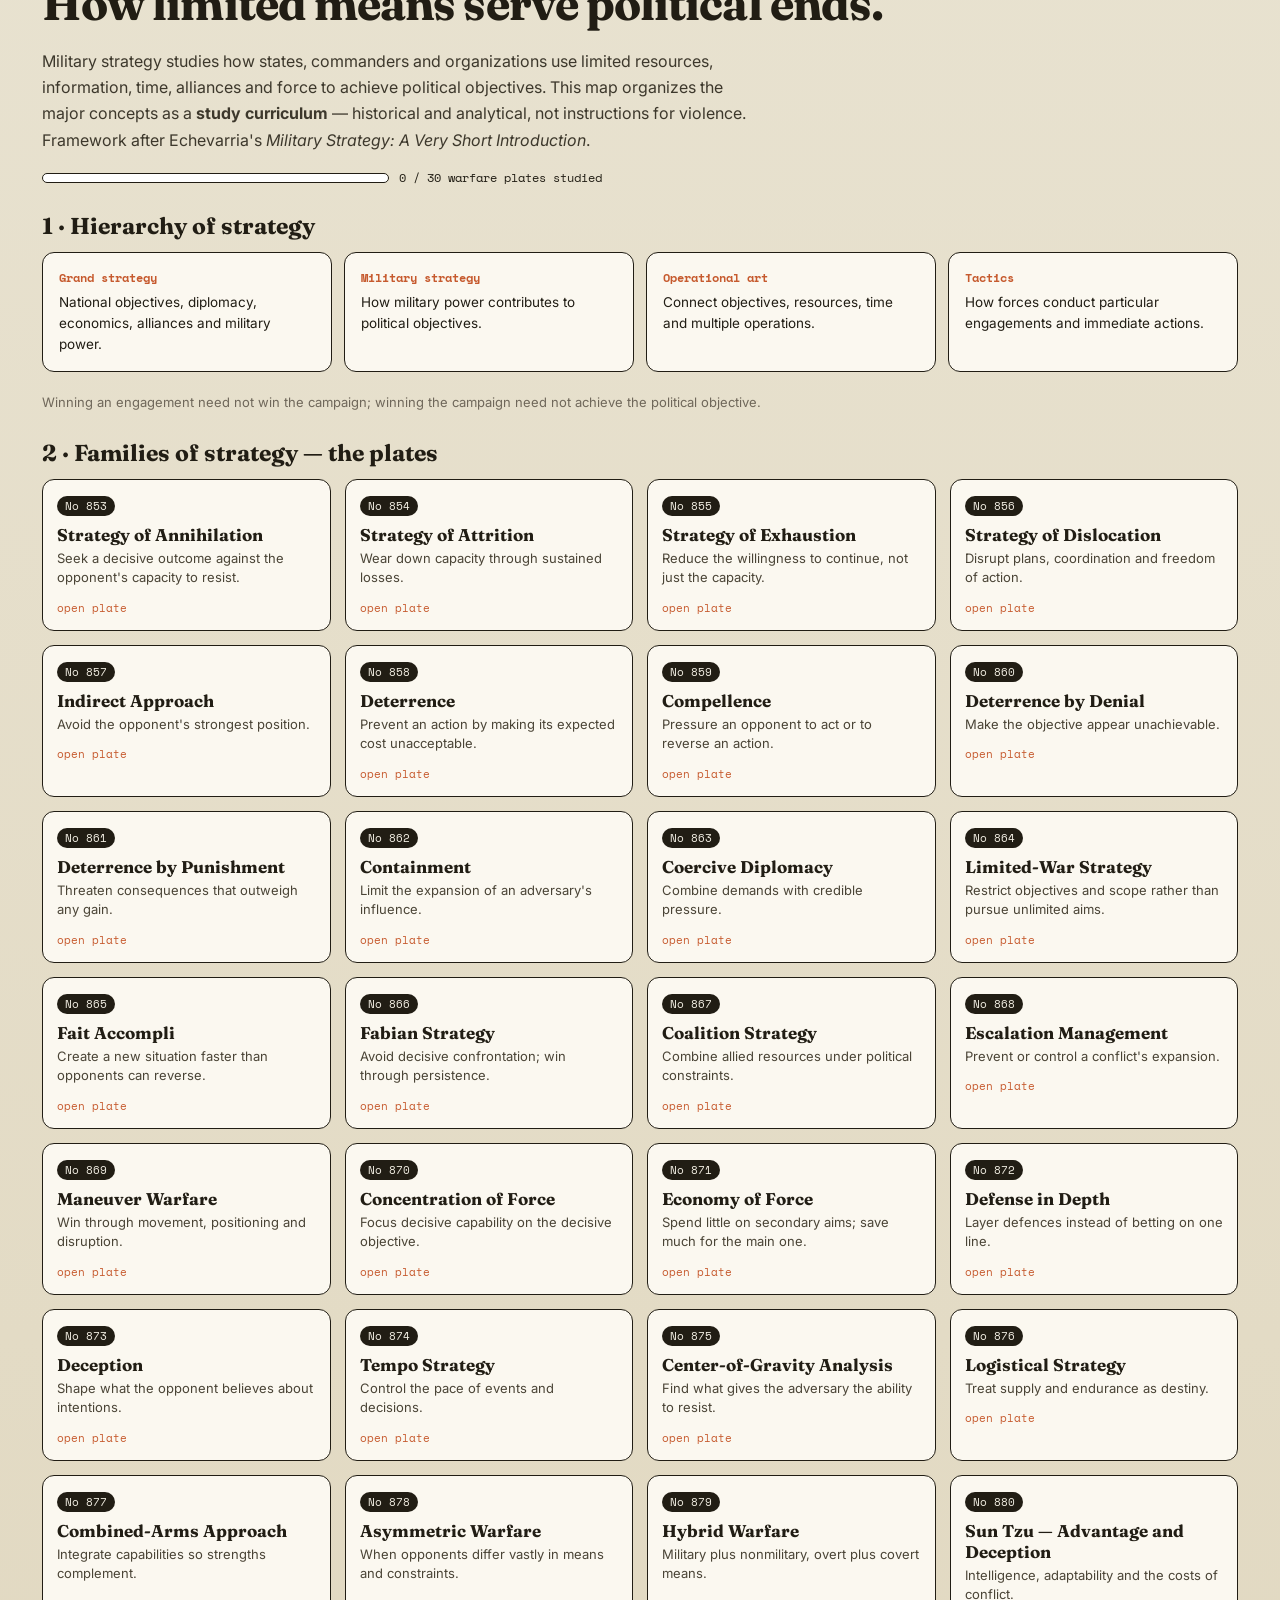
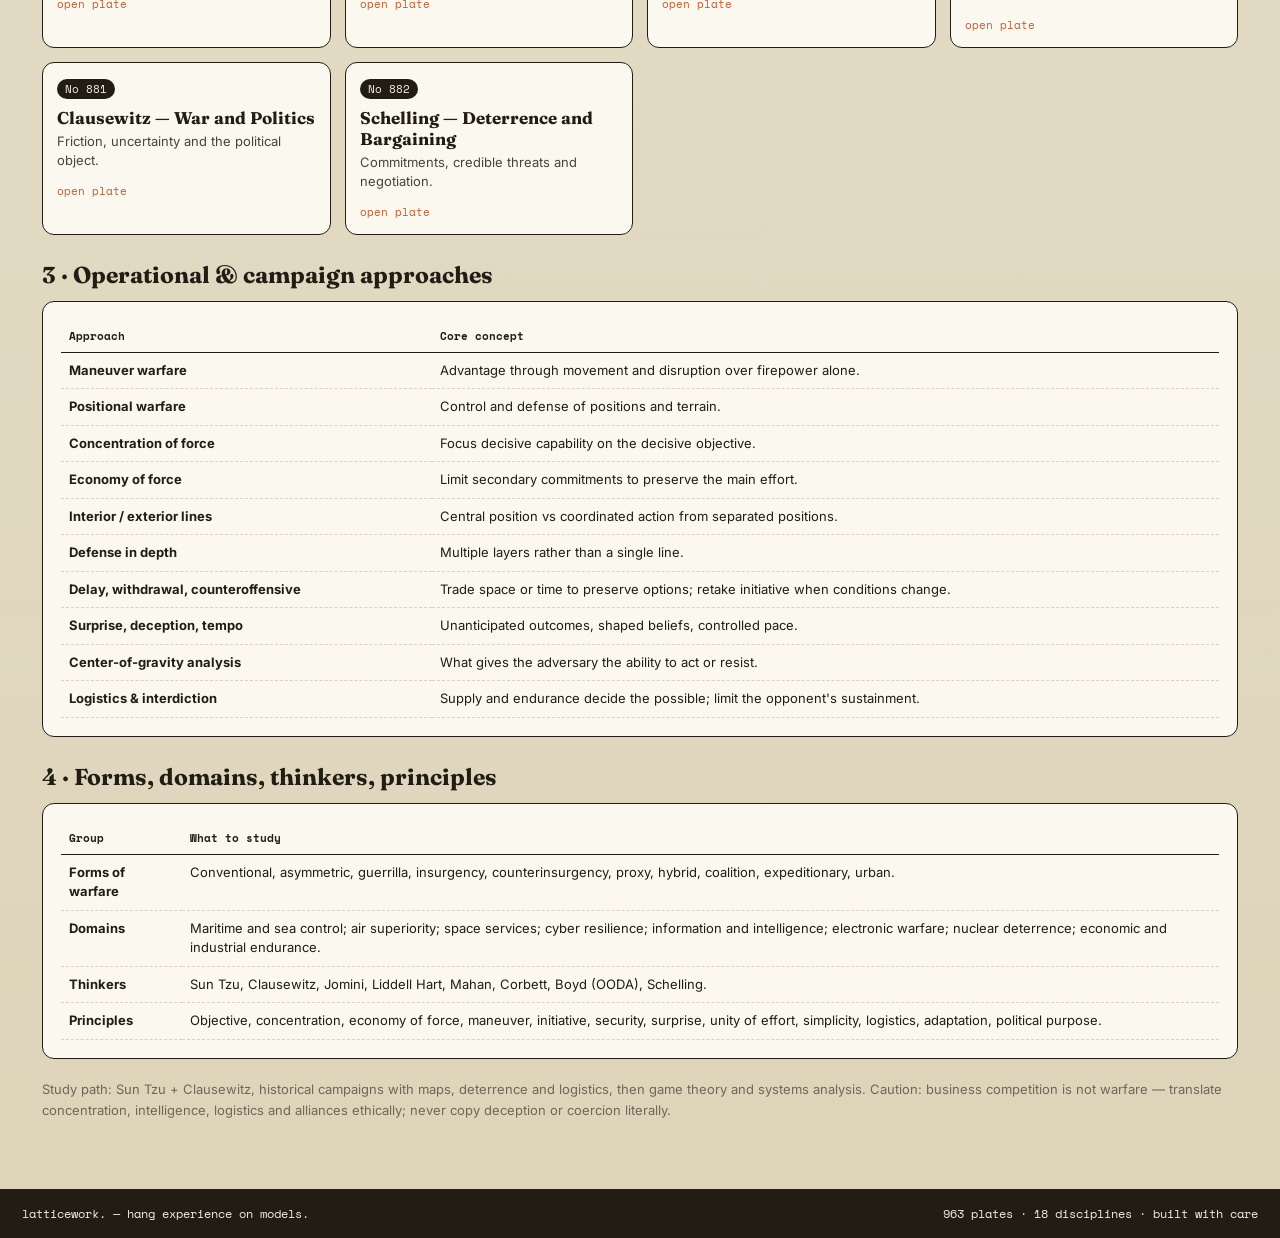
<file: library.html>
<!DOCTYPE html>
<html lang="en">
<head>
<meta charset="UTF-8" />
<meta name="viewport" content="width=device-width, initial-scale=1.0, viewport-fit=cover" />
<title>Library · latticework — 963 mental models</title>
<meta name="description" content="Browse all 963 mental models across 18 disciplines." />
<meta name="theme-color" content="#F3EFE4" />
<link rel="preconnect" href="https://fonts.googleapis.com">
<link href="https://fonts.googleapis.com/css2?family=Fraunces:ital,opsz,wght@0,9..144,300;0,9..144,400;0,9..144,600;0,9..144,700;1,9..144,400&family=Space+Mono:wght@400;700&family=Inter:wght@400;500;600&display=swap" rel="stylesheet">
<link rel="stylesheet" href="styles.css" />
</head>
<body>
<div class="grain"></div>
<header class="masthead">
  <div class="mast-inner">
    <a class="brand" href="index.html" id="brandHome">latticework<span class="dot">.</span></a>
    <button class="navToggle" id="navToggle" aria-label="Open menu" aria-expanded="false">☰</button>
    <nav class="mast-nav" id="mastNav">
      <a href="library.html" class="on">Library</a>
      <a href="founder.html">Founder Track</a>
      <a href="lattice.html">Lattice</a>
      <a href="colophon.html">Colophon</a>
    </nav>
    <div class="mast-right">
      <div class="progress-wrap" title="Your studied progress">
        <div class="progress-bar"><div id="progressFill"></div></div>
        <span id="progressLabel">0 / 963 studied</span>
      </div>
      <button id="randomBtn" class="btn small">Surprise me</button>
    </div>
  </div>
</header>
<section class="page-hero">
  <div class="page-inner">
    <p class="kicker">THE LIBRARY · ALL 963 PLATES</p>
    <h1>Browse every model.</h1>
    <p class="page-sub">Search, filter by discipline, sort and study. Every plate opens with a definition, scenario, LLM prompt and real connections. Your progress saves in this browser.</p>
    <div class="page-stats">
      <div><b id="statModels">963</b><span>mental models</span></div>
      <div><b>18</b><span>disciplines</span></div>
      <div><b id="statStudied">0</b><span>studied by you</span></div>
    </div>
    <div class="sib-nav">
      <a href="founder.html">Founder Track</a>
      <a href="lattice.html">Open the Lattice map</a>
      <a href="colophon.html">How to use this</a>
    </div>
  </div>
</section>
<main id="library">
<div class="controls">
  <div class="controls-inner">
    <div class="row1">
      <input id="q" type="search" placeholder="Search 963 models… ( / to focus )" autocomplete="off"/>
      <select id="sort"><option value="num">No ascending</option><option value="numDesc">No descending</option><option value="az">A to Z</option><option value="discipline">By discipline</option></select>
      <label class="check"><input type="checkbox" id="hideStudied"/> hide studied</label>
      <label class="check"><input type="checkbox" id="onlyStudied"/> studied only</label>
      <button id="clearBtn" class="btn ghost small">Reset</button>
    </div>
    <div class="pills" id="pills"></div>
    <p class="count" id="count"></p>
  </div>
</div>
<div class="grid-wrap"><div class="grid" id="grid"></div>
<div class="empty" id="empty" hidden>No plates match. <button class="btn small" id="emptyReset">Clear filters</button></div>
</div>
<section class="milstudy" id="milstudy">
  <div class="mil-inner">
    <p class="kicker">STUDY MAP · MILITARY WARFARE STRATEGIES</p>
    <h2>How limited means serve political ends.</h2>
    <p class="page-sub">Military strategy studies how states, commanders and organizations use limited resources, information, time, alliances and force to achieve political objectives. This map organizes the major concepts as a <b>study curriculum</b> — historical and analytical, not instructions for violence. Framework after Echevarria's <i>Military Strategy: A Very Short Introduction</i>.</p>
    <div class="mil-progress"><div class="pbar"><i id="milFill"></i></div><small id="milLabel">0 studied</small></div>
    <h3>1 · Hierarchy of strategy</h3>
    <div class="hier-grid">
      <div class="hier"><h4>Grand strategy</h4><p>National objectives, diplomacy, economics, alliances and military power.</p></div>
      <div class="hier"><h4>Military strategy</h4><p>How military power contributes to political objectives.</p></div>
      <div class="hier"><h4>Operational art</h4><p>Connect objectives, resources, time and multiple operations.</p></div>
      <div class="hier"><h4>Tactics</h4><p>How forces conduct particular engagements and immediate actions.</p></div>
    </div>
    <p class="fine">Winning an engagement need not win the campaign; winning the campaign need not achieve the political objective.</p>
    <h3>2 · Families of strategy — the plates</h3>
    <div class="mil-grid" id="milGrid"></div>
    <h3>3 · Operational &amp; campaign approaches</h3>
    <div class="track scr"><table>
      <tr><th>Approach</th><th>Core concept</th></tr>
      <tr><td><b>Maneuver warfare</b></td><td>Advantage through movement and disruption over firepower alone.</td></tr>
      <tr><td><b>Positional warfare</b></td><td>Control and defense of positions and terrain.</td></tr>
      <tr><td><b>Concentration of force</b></td><td>Focus decisive capability on the decisive objective.</td></tr>
      <tr><td><b>Economy of force</b></td><td>Limit secondary commitments to preserve the main effort.</td></tr>
      <tr><td><b>Interior / exterior lines</b></td><td>Central position vs coordinated action from separated positions.</td></tr>
      <tr><td><b>Defense in depth</b></td><td>Multiple layers rather than a single line.</td></tr>
      <tr><td><b>Delay, withdrawal, counteroffensive</b></td><td>Trade space or time to preserve options; retake initiative when conditions change.</td></tr>
      <tr><td><b>Surprise, deception, tempo</b></td><td>Unanticipated outcomes, shaped beliefs, controlled pace.</td></tr>
      <tr><td><b>Center-of-gravity analysis</b></td><td>What gives the adversary the ability to act or resist.</td></tr>
      <tr><td><b>Logistics &amp; interdiction</b></td><td>Supply and endurance decide the possible; limit the opponent's sustainment.</td></tr>
    </table></div>
    <h3>4 · Forms, domains, thinkers, principles</h3>
    <div class="track scr"><table>
      <tr><th>Group</th><th>What to study</th></tr>
      <tr><td><b>Forms of warfare</b></td><td>Conventional, asymmetric, guerrilla, insurgency, counterinsurgency, proxy, hybrid, coalition, expeditionary, urban.</td></tr>
      <tr><td><b>Domains</b></td><td>Maritime and sea control; air superiority; space services; cyber resilience; information and intelligence; electronic warfare; nuclear deterrence; economic and industrial endurance.</td></tr>
      <tr><td><b>Thinkers</b></td><td>Sun Tzu, Clausewitz, Jomini, Liddell Hart, Mahan, Corbett, Boyd (OODA), Schelling.</td></tr>
      <tr><td><b>Principles</b></td><td>Objective, concentration, economy of force, maneuver, initiative, security, surprise, unity of effort, simplicity, logistics, adaptation, political purpose.</td></tr>
    </table></div>
    <p class="fine">Study path: Sun Tzu + Clausewitz, historical campaigns with maps, deterrence and logistics, then game theory and systems analysis. Caution: business competition is not warfare — translate concentration, intelligence, logistics and alliances ethically; never copy deception or coercion literally.</p>
  <!--PART2-->
  </div>
</section>
</main>
<footer><span>latticework. — hang experience on models.</span><span>963 plates · 18 disciplines · built with care</span></footer>
<div class="modal-back" id="modalBack" hidden><article class="modal" role="dialog" aria-modal="true">
<button class="x" id="modalX">X</button>
<div class="modal-top"><span id="mNum"></span><span id="mDisc"></span><span id="mConn"></span></div>
<h2 id="mName"></h2><p class="tagline" id="mTag"></p><p class="desc" id="mDesc"></p>
<div class="fig"><div class="fig-art" id="mArt"></div><p id="mCap"></p></div>
<h4>EXAMPLE SCENARIO</h4><p id="mEx"></p>
<h4>LLM PROMPT <button class="btn small" id="copyBtn">Copy prompt</button></h4>
<pre id="mPrompt"></pre>
<h4>CONNECTED PLATES</h4><div id="mRel" class="rel"></div>
<div class="modal-nav"><button class="btn ghost" id="prevBtn">Prev</button>
<button class="btn ember" id="studyBtn">Mark studied</button>
<button class="btn ghost" id="nextBtn">Next</button></div>
</article></div>
<div class="toast" id="toast" hidden>Copied!</div>
<script src="data.js"></script>
<script src="seeds1.js"></script>
<script src="seeds2.js"></script>
<script src="seeds3.js"></script>
<script src="seedsAgt1.js"></script>
<script src="seedsAgt2.js"></script>
<script src="seedsMil1.js"></script>
<script src="seedsMil2.js"></script>
<script src="agt.js"></script>
<script src="gen.js"></script>
<script src="graph.js"></script>
<script src="app.js"></script>
<script src="ux.js"></script>
<script src="lattice.js"></script>
<script src="milTrack.js"></script>
<script src="mobile.js"></script>
<script src="growth.js"></script>
</body>
</html>
</file>
<file: styles.css>
:root{--paper:#F3EFE4;--card:#FBF8F0;--ink:#211D14;--muted:#6f675a;--ember:#C65A2E;--verd:#2E7F74;--line:#ddd3bd}
*{box-sizing:border-box}html{scroll-behavior:smooth}
body{margin:0;background:var(--paper);color:var(--ink);font-family:Inter,system-ui,sans-serif}
.grain{position:fixed;inset:0;pointer-events:none;opacity:.5;z-index:60;background-image:radial-gradient(rgba(33,29,20,.07) 1px,transparent 1px);background-size:5px 5px}
h1,h2{font-family:Fraunces,serif;letter-spacing:-.02em}
.kicker{font-family:"Space Mono",monospace;font-size:11px;letter-spacing:.22em;color:var(--ember)}
.masthead{position:sticky;top:0;z-index:50;background:rgba(243,239,228,.92);backdrop-filter:blur(10px);border-bottom:1px solid var(--line)}
.mast-inner{max-width:1240px;margin:0 auto;padding:12px 22px;display:flex;align-items:center;gap:22px}
.brand{font-family:Fraunces,serif;font-weight:700;font-size:24px;text-decoration:none;color:var(--ink)}.brand .dot{color:var(--ember)}
.mast-nav{display:flex;gap:18px}.mast-nav a{color:var(--ink);text-decoration:none;font-size:14px;font-weight:500}.mast-nav a:hover{color:var(--ember)}
.mast-right{margin-left:auto;display:flex;align-items:center;gap:12px}
.progress-wrap{display:flex;align-items:center;gap:8px;font-family:"Space Mono",monospace;font-size:11px}
.progress-bar{width:100px;height:8px;border:1px solid var(--ink);border-radius:99px;overflow:hidden;background:#fff}
#progressFill{height:100%;width:0;background:linear-gradient(90deg,var(--verd),var(--ember));transition:width .4s}
.btn{font-family:"Space Mono",monospace;font-size:13px;border:1.5px solid var(--ink);background:var(--card);color:var(--ink);padding:9px 16px;border-radius:99px;cursor:pointer;box-shadow:2px 2px 0 var(--ink)}
.btn:hover{transform:translate(-1px,-1px);box-shadow:3px 3px 0 var(--ink)}.btn.ember{background:var(--ember);color:#fff}
.btn.ghost{background:transparent;box-shadow:none}.btn.small{font-size:12px;padding:6px 12px}
.hero{border-bottom:1px solid var(--line);background:radial-gradient(900px 340px at 20% -40px,#ffe9d2,transparent),radial-gradient(700px 300px at 90% 0,#d9efe9,transparent),var(--paper)}
.hero-inner{max-width:1240px;margin:0 auto;padding:60px 22px 26px}
.hero h1{font-size:clamp(36px,6vw,72px);line-height:1.02;margin:14px 0 16px}.hero h1 em{color:var(--ember);font-style:italic}
.lede{max-width:660px;font-size:17px;line-height:1.6;color:#3d382c}
.hero-stats{display:flex;gap:32px;margin:24px 0;flex-wrap:wrap}.hero-stats b{font-family:Fraunces,serif;font-size:30px;display:block}.hero-stats span{font-family:"Space Mono",monospace;font-size:11px;letter-spacing:.14em;text-transform:uppercase;color:var(--muted)}
.hero-search{display:flex;gap:10px;max-width:640px}.hero-search input{flex:1;padding:13px 18px;border-radius:99px;border:1.5px solid var(--ink);font-size:15px}
.discipline-marquee{display:flex;gap:8px;overflow-x:auto;padding:20px 0 8px}.mq{white-space:nowrap;font-family:"Space Mono",monospace;font-size:11px;border:1px solid var(--line);background:var(--card);border-radius:99px;padding:6px 12px;cursor:pointer}
.controls{position:sticky;top:57px;z-index:40;background:rgba(243,239,228,.94);backdrop-filter:blur(8px);border-bottom:1px solid var(--line)}
.controls-inner{max-width:1240px;margin:0 auto;padding:12px 22px}
.row1{display:flex;gap:10px;align-items:center;flex-wrap:wrap}
#q{flex:1;min-width:200px;padding:10px 16px;border-radius:99px;border:1.5px solid var(--ink);font-size:14px}
#sort{padding:10px 12px;border-radius:99px;border:1.5px solid var(--ink);background:var(--card);font-family:"Space Mono",monospace;font-size:12px}
.check{font-size:13px;display:flex;gap:6px;align-items:center;background:var(--card);border:1px solid var(--line);border-radius:99px;padding:8px 12px;cursor:pointer;min-height:44px;white-space:nowrap}
.check input{width:18px;height:18px;accent-color:var(--ember);flex:none}
.pills{display:flex;gap:8px;flex-wrap:wrap;margin-top:10px;max-width:100%}
.pill{font-family:"Space Mono",monospace;font-size:11.5px;border:1.5px solid var(--ink);background:var(--card);border-radius:99px;padding:6px 12px;cursor:pointer}
.pill.on{background:var(--ink);color:var(--paper)}
.count{font-family:"Space Mono",monospace;font-size:12px;color:var(--muted)}
.grid-wrap{max-width:1240px;margin:0 auto;padding:24px 22px 10px}
.grid{display:grid;grid-template-columns:repeat(auto-fill,minmax(250px,1fr));gap:18px}
.card{background:var(--card);border:1.5px solid var(--ink);border-radius:14px;overflow:hidden;cursor:pointer;box-shadow:0 12px 32px -18px rgba(33,29,20,.35);display:flex;flex-direction:column;animation:rise .35s both}
@keyframes rise{from{opacity:0;transform:translateY(10px)}to{opacity:1;transform:none}}
.card-body{padding:14px 15px;display:flex;flex-direction:column;gap:7px;flex:1}
.disc{font-family:"Space Mono",monospace;font-size:10.5px;letter-spacing:.14em;color:var(--ember)}
.card-body h3{font-family:Fraunces,serif;font-size:19px;margin:0;line-height:1.2}
.tag{font-size:13.5px;color:#4a4436;line-height:1.5;margin:0;min-height:40px}
.card-foot{margin-top:auto;display:flex;justify-content:space-between;font-family:"Space Mono",monospace;font-size:11px;color:var(--muted);border-top:1px dashed var(--line);padding-top:9px}
.plate-art{height:148px;border-bottom:1.5px solid var(--ink);position:relative;overflow:hidden}
.plate-art svg{width:100%;height:100%;display:block}
.plate-num{position:absolute;top:8px;left:10px;font-family:"Space Mono",monospace;font-size:11px;font-weight:700;background:var(--ink);color:var(--paper);padding:2px 8px;border-radius:99px}
.plate-star{position:absolute;top:6px;right:10px;font-size:15px}
.card.studied{outline:2px solid var(--verd);outline-offset:-2px}
.empty{text-align:center;padding:60px;font-family:Fraunces,serif;font-size:22px}
.lattice-sec{border-top:1px solid var(--line);border-bottom:1px solid var(--line);background:#ece5d2}
.lattice-inner{max-width:1240px;margin:0 auto;padding:52px 22px}
.lattice-inner h2{font-size:clamp(30px,4vw,46px);margin:8px 0}
.lattice-flex{display:grid;grid-template-columns:1fr 300px;gap:20px;margin-top:18px}
#latticeCanvas{width:100%;height:520px;background:var(--card);border:1.5px solid var(--ink);border-radius:14px;cursor:crosshair}
.lattice-side{background:var(--card);border:1.5px solid var(--ink);border-radius:14px;padding:20px;align-self:start}
.lattice-side h3{font-family:Fraunces,serif;margin:0 0 6px;font-size:22px}
.col-inner{max-width:1240px;margin:0 auto;padding:52px 22px}
.col-inner h2{font-size:clamp(28px,4vw,42px);margin:8px 0 18px}
.cols3{display:grid;grid-template-columns:repeat(3,1fr);gap:16px}
.cols3>div{background:var(--card);border:1.5px solid var(--ink);border-radius:14px;padding:20px}
.cols3 h4{font-family:"Space Mono",monospace;margin:0 0 8px;color:var(--ember)}
.fine{color:var(--muted);font-size:13px;margin-top:20px;line-height:1.6}
footer{display:flex;justify-content:space-between;flex-wrap:wrap;gap:8px;padding:16px 22px;font-family:"Space Mono",monospace;font-size:12px;background:var(--ink);color:var(--paper)}
.modal-back{position:fixed;inset:0;background:rgba(33,29,20,.55);z-index:100;display:flex;align-items:center;justify-content:center;padding:16px}
.modal-back[hidden]{display:none}
.modal{background:var(--paper);border:2px solid var(--ink);border-radius:18px;max-width:700px;width:100%;max-height:92vh;overflow:auto;padding:26px;position:relative;box-shadow:8px 8px 0 var(--ink)}
.x{position:absolute;top:12px;right:12px;border-radius:50%;width:34px;height:34px;border:1.5px solid var(--ink);background:var(--card);cursor:pointer}
.modal-top{display:flex;gap:8px;font-family:"Space Mono",monospace;font-size:11px;flex-wrap:wrap}
.modal-top span{border:1px solid var(--ink);border-radius:99px;padding:4px 10px;background:var(--card)}
.modal h2{font-size:clamp(26px,4vw,40px);margin:10px 0 4px}
.tagline{font-family:Fraunces,serif;font-style:italic;font-size:16px;color:#4a4436}
.desc{line-height:1.65;font-size:15px}
.fig{border:1.5px solid var(--ink);border-radius:12px;overflow:hidden;background:var(--card);margin:14px 0}
.fig-art{height:180px}.fig-art svg{width:100%;height:100%}
.fig p{font-family:"Space Mono",monospace;font-size:11px;padding:9px 13px;margin:0;border-top:1px dashed var(--line);color:var(--muted)}
.modal h4{font-family:"Space Mono",monospace;font-size:12px;letter-spacing:.14em;margin:18px 0 8px;display:flex;gap:10px;align-items:center}
.modal pre{white-space:pre-wrap;background:var(--ink);color:#f3efe4;border-radius:12px;padding:15px;font-size:13px;line-height:1.6;font-family:"Space Mono",monospace}
.rel{display:flex;gap:8px;flex-wrap:wrap}
.rel button{border:1.5px solid var(--ink);background:var(--card);border-radius:99px;padding:6px 12px;font-family:"Space Mono",monospace;font-size:12px;cursor:pointer}
.modal-nav{display:flex;gap:10px;margin-top:20px;flex-wrap:wrap}
#studyBtn.done{background:var(--verd);color:#fff}
.toast{position:fixed;bottom:24px;left:50%;transform:translateX(-50%);background:var(--ink);color:var(--paper);padding:10px 20px;border-radius:99px;font-family:"Space Mono",monospace;font-size:13px;z-index:200}
.toast[hidden]{display:none}
.lattice-sub{max-width:760px;line-height:1.6}
.lat-toolbar{display:flex;gap:10px;flex-wrap:wrap;margin:16px 0 10px}
#latSearch{flex:1;min-width:220px;padding:11px 18px;border-radius:99px;border:1.5px solid var(--ink);background:#fff;font-size:14px}
.lat-modes{display:flex;gap:8px}
.lat-modes button{font-family:"Space Mono",monospace;font-size:12px;border:1.5px solid var(--ink);background:var(--card);border-radius:99px;padding:9px 15px;cursor:pointer}
.lat-modes button.on{background:var(--ink);color:var(--paper)}
.lat-chips{display:flex;gap:8px;flex-wrap:wrap;margin:4px 0 10px;max-height:96px;overflow:auto;-webkit-overflow-scrolling:touch;max-width:100%}
.lat-chips button{font-family:"Space Mono",monospace;font-size:11px;border:1.5px solid var(--ink);background:var(--card);border-radius:99px;padding:6px 12px;cursor:pointer;display:flex;gap:6px;align-items:center;min-height:44px;flex:none}
.lat-chips button i{width:9px;height:9px;border-radius:50%;display:inline-block;flex:none}
.lat-chips button.on{background:var(--ink);color:var(--paper)}
.lat-toggles{display:flex;gap:10px;align-items:center;flex-wrap:wrap;font-family:"Space Mono",monospace;font-size:12px;max-width:100%}
.lat-toggles label{display:flex;gap:6px;align-items:center;background:var(--card);border:1px solid var(--line);padding:6px 12px;border-radius:99px;cursor:pointer;min-height:44px}
.lat-toggles input{width:18px;height:18px;accent-color:var(--ember)}
.lat-statline{margin-left:auto;color:var(--muted)}
.lattice-flex2{display:grid;grid-template-columns:1fr 320px;gap:18px;margin-top:14px}
.lat-canvas-wrap{position:relative}
#latticeCanvas{width:100%;height:560px;background:radial-gradient(700px 320px at 30% 20%,#fffdf6,transparent),var(--card);border:1.5px solid var(--ink);border-radius:14px;box-shadow:0 12px 32px -18px rgba(33,29,20,.35);cursor:grab;display:block}
.lat-tip{position:absolute;pointer-events:none;background:var(--ink);color:var(--paper);border-radius:10px;padding:8px 12px;font-size:12px;z-index:5;max-width:250px}
.lat-tip[hidden]{display:none}
.lat-tip b{display:block;font-family:Fraunces,serif;font-size:13px}
.lat-tip span{font-family:"Space Mono",monospace;font-size:10.5px;opacity:.8}
#latPBar .pbar{height:8px;border:1px solid var(--ink);border-radius:99px;overflow:hidden;background:#fff;margin:8px 0 2px}
#latPBar .pbar i{display:block;height:100%;background:linear-gradient(90deg,var(--verd),var(--ember))}
#latPBar small{font-family:"Space Mono",monospace;font-size:11px;color:var(--muted)}
#latMeta{font-family:"Space Mono",monospace;font-size:12px;color:var(--ember)}
#latDesc{font-size:14px;line-height:1.6}
#latExtra h5{font-family:"Space Mono",monospace;font-size:11px;letter-spacing:.14em;margin:14px 0 8px}
.lat-links{display:flex;flex-direction:column;gap:6px;max-height:220px;overflow:auto;-webkit-overflow-scrolling:touch}
.lat-links button{display:flex;gap:8px;align-items:center;border:1.5px solid var(--ink);background:var(--paper);border-radius:99px;padding:6px 10px;font-family:"Space Mono",monospace;font-size:11px;cursor:pointer;text-align:left;min-height:44px}
.lat-links button i{width:10px;height:10px;border-radius:50%;flex:none}
.lat-links button:hover{background:var(--ink);color:var(--paper)}
.side-btns{display:flex;gap:8px;margin-top:14px;flex-wrap:wrap}
.lat-legend{display:flex;gap:8px;flex-wrap:wrap;margin-top:16px;max-width:100%}
.lat-legend span{font-family:"Space Mono",monospace;font-size:11px;background:var(--card);border:1px solid var(--line);border-radius:99px;padding:6px 12px;cursor:pointer;display:flex;gap:6px;align-items:center;min-height:44px}
.lat-legend span i{width:9px;height:9px;border-radius:50%;flex:none}
.lat-legend span:hover{border-color:var(--ink)}
.hero-cta-row{display:flex;gap:12px;align-items:center;margin-top:14px;flex-wrap:wrap}
.hero-cta-row .btn{text-decoration:none}
.hero-note{font-family:"Space Mono",monospace;font-size:12px;color:var(--muted)}
.founder-sec{border-top:1px solid var(--line);border-bottom:1px solid var(--line);background:linear-gradient(180deg,#efe7d3,#e9dfc6)}
.founder-inner{max-width:1240px;margin:0 auto;padding:56px 22px}
.founder-inner h2{font-size:clamp(30px,4vw,48px);margin:8px 0}
.founder-lede{max-width:780px;line-height:1.65;font-size:16px}
.founder-progress{display:flex;gap:10px;align-items:center;max-width:560px;margin:14px 0 20px}
.founder-progress .pbar{flex:1;height:10px;border:1.5px solid var(--ink);border-radius:99px;background:#fff;overflow:hidden}
.founder-progress .pbar i{display:block;height:100%;width:0;background:linear-gradient(90deg,var(--verd),var(--ember))}
.founder-progress small{font-family:"Space Mono",monospace;font-size:12px}
.founder-grid{display:grid;grid-template-columns:repeat(auto-fill,minmax(230px,1fr));gap:14px;margin:6px 0 26px}
.fcard{background:var(--card);border:1.5px solid var(--ink);border-radius:12px;padding:14px;cursor:pointer}
.fcard:hover{transform:translateY(-2px);box-shadow:3px 5px 0 var(--ink)}
.fcard.done{outline:2px solid var(--verd);outline-offset:-2px}
.fcard .fnum{font-family:"Space Mono",monospace;font-size:10.5px;background:var(--ink);color:var(--paper);border-radius:99px;padding:2px 8px}
.fcard .fdisc{font-family:"Space Mono",monospace;font-size:10.5px;letter-spacing:.08em;margin-left:8px}
.fcard h4{font-family:Fraunces,serif;font-size:17px;margin:10px 0 4px}
.fcard p{font-size:13px;color:#4a4436;margin:0 0 8px;line-height:1.5}
.fcard .fopen{font-family:"Space Mono",monospace;font-size:11px;color:var(--ember)}
.founder-inner h3{font-family:Fraunces,serif;font-size:24px;margin:26px 0 12px}
.lev-grid{display:grid;grid-template-columns:repeat(auto-fit,minmax(230px,1fr));gap:14px}
.lev{background:var(--ink);color:var(--paper);border-radius:12px;padding:18px}
.lev h4{font-family:"Space Mono",monospace;font-size:13px;color:#f0b429;margin:0 0 6px}
.lev .ls{font-size:12px;opacity:.75;font-family:"Space Mono",monospace}
.lev p{font-size:13.5px;line-height:1.6}
.track-tables{display:grid;gap:16px}
.track{background:var(--card);border:1.5px solid var(--ink);border-radius:12px;padding:18px;overflow:auto}
.track h4{font-family:Fraunces,serif;margin:0 0 10px;font-size:18px}
.track table{width:100%;border-collapse:collapse;font-size:13px;min-width:560px}
.track th{font-family:"Space Mono",monospace;font-size:11px;text-align:left;border-bottom:1.5px solid var(--ink);padding:8px}
.track td{border-bottom:1px dashed var(--line);padding:8px;vertical-align:top;line-height:1.5}
.seq-list{display:grid;gap:8px;padding-left:0;list-style:none;max-width:100%}
.seq-list li{background:var(--card);border:1.5px solid var(--ink);border-radius:14px;padding:10px 16px;font-size:14px;overflow-wrap:anywhere}
.seq-list li span{color:var(--muted);font-size:13px}
.seq-list button{font-family:"Space Mono",monospace;font-size:11px;border:1px solid var(--ink);border-radius:99px;background:var(--paper);cursor:pointer;padding:8px 14px;margin:8px 8px 0 0;min-height:44px}
.page-hero{border-bottom:1px solid var(--line);background:radial-gradient(900px 300px at 20% -40px,#ffe9d2,transparent),var(--paper)}
.page-inner{max-width:1240px;margin:0 auto;padding:44px 22px 26px}
.page-inner h1{font-size:clamp(32px,5vw,58px);margin:10px 0 8px}
.page-sub{max-width:720px;line-height:1.65;color:#3d382c;font-size:16px}
.mast-nav a.on{color:var(--ember);border-bottom:2px solid var(--ember)}
.page-stats{display:flex;gap:26px;margin:18px 0 4px;flex-wrap:wrap}
.page-stats b{font-family:Fraunces,serif;font-size:26px;display:block}
.page-stats span{font-family:"Space Mono",monospace;font-size:11px;letter-spacing:.14em;text-transform:uppercase;color:var(--muted)}
.sib-nav{display:flex;gap:10px;flex-wrap:wrap;margin-top:16px;max-width:100%}
.sib-nav a{font-family:"Space Mono",monospace;font-size:12px;text-decoration:none;color:var(--ink);border:1.5px solid var(--ink);background:var(--card);border-radius:99px;padding:8px 14px;min-height:44px;display:inline-flex;align-items:center}
.sib-nav a:hover{background:var(--ink);color:var(--paper)}
.sec-head{border-bottom:1px solid var(--line)}
.sec-head-inner{max-width:1240px;margin:0 auto;padding:26px 22px 0}
.sec-head h2{font-size:clamp(26px,3.4vw,38px);margin:0}
.mini{font-family:"Space Mono",monospace;font-size:12px;font-weight:400;color:var(--muted)}
.mini a{color:var(--ember)}
.disc-table{width:100%;border-collapse:collapse;font-size:13.5px;background:var(--card);min-width:560px}
.disc-table th{font-family:"Space Mono",monospace;font-size:11px;text-align:left;padding:9px 10px;border-bottom:1.5px solid var(--ink)}
.milstudy{border-top:1px solid var(--line);background:linear-gradient(180deg,#e8e2d0,#ded4ba)}
.mil-inner{max-width:1240px;margin:0 auto;padding:56px 22px}
.mil-inner h2{font-size:clamp(28px,4vw,46px);margin:8px 0}
.mil-inner h3{font-family:Fraunces,serif;font-size:23px;margin:26px 0 12px}
.mil-progress{display:flex;gap:10px;align-items:center;max-width:560px;margin:14px 0 6px}
.mil-progress .pbar{flex:1;height:10px;border:1.5px solid var(--ink);border-radius:99px;background:#fff;overflow:hidden}
.mil-progress .pbar i{display:block;height:100%;width:0;background:linear-gradient(90deg,var(--verd),var(--ember))}
.mil-progress small{font-family:"Space Mono",monospace;font-size:12px}
.hier-grid{display:grid;grid-template-columns:repeat(auto-fit,minmax(220px,1fr));gap:12px}
.hier{background:var(--card);border:1.5px solid var(--ink);border-radius:12px;padding:16px}
.hier h4{font-family:"Space Mono",monospace;font-size:12px;margin:0 0 6px;color:var(--ember)}
.hier p{font-size:13.5px;margin:0;line-height:1.55}
.mil-grid{display:grid;grid-template-columns:repeat(auto-fill,minmax(230px,1fr));gap:14px;margin:6px 0 8px}
.disc-table td{padding:9px 10px;border-bottom:1px dashed var(--line);vertical-align:top;line-height:1.55}
@media(max-width:1000px){.lattice-flex2{grid-template-columns:1fr}.lat-statline{margin-left:0}}
/* ===== MOBILE-FIRST EXTENSIONS ===== */
:root{--tabbar-h:62px;--tap:44px}
html{-webkit-text-size-adjust:100%}
body{overflow-x:hidden}
img,svg,canvas,pre,table{max-width:100%}
.btn,.pill,.check,.rel button,.lat-modes button,.sib-nav a{min-height:44px}
input[type="search"],input[type="text"],select{font-size:16px}
.navToggle{display:none;border:1.5px solid var(--ink);background:var(--card);border-radius:10px;width:44px;height:44px;font-size:19px;cursor:pointer;box-shadow:2px 2px 0 var(--ink);flex:none}
.tabbar{display:none}
/* growth dashboard */
.growth-sec{border-bottom:1px solid var(--line);background:linear-gradient(180deg,#FBF8F0,#F3EFE4)}
.growth-inner{max-width:1240px;margin:0 auto;padding:28px 22px 30px}
.growth-head{display:flex;align-items:end;justify-content:space-between;gap:14px;flex-wrap:wrap;margin-bottom:16px}
.growth-head h2{font-size:clamp(28px,4vw,44px);margin:6px 0 0}
.growth-sub{color:#3d382c;line-height:1.6;max-width:720px;margin:8px 0 0}
.growth-grid{display:grid;grid-template-columns:340px 1fr 1fr;gap:14px;margin-top:8px}
.gcard{background:var(--card);border:1.5px solid var(--ink);border-radius:16px;padding:18px;box-shadow:0 12px 32px -20px rgba(33,29,20,.4)}
.gcard h3{font-family:"Space Mono",monospace;font-size:12px;letter-spacing:.14em;margin:0 0 10px;color:var(--muted)}
.ring-wrap{display:flex;gap:16px;align-items:center}
.ring{width:120px;height:120px;flex:none;transform:rotate(-90deg)}
.ring .bg{stroke:#e7ddc4}.ring .fg{stroke:#C65A2E;stroke-linecap:round;transition:stroke-dashoffset .6s}
.ring-num{font-family:Fraunces,serif;font-size:30px;line-height:1}
.ring small{font-family:"Space Mono",monospace;font-size:11px;color:var(--muted)}
.gstats{display:grid;grid-template-columns:1fr 1fr;gap:10px;margin-top:14px}
.gstat{border:1px dashed var(--line);border-radius:12px;padding:10px;text-align:center}
.gstat b{font-family:Fraunces,serif;font-size:22px;display:block}
.gstat span{font-family:"Space Mono",monospace;font-size:10.5px;letter-spacing:.1em;text-transform:uppercase;color:var(--muted)}
.week{display:flex;gap:8px;align-items:end;height:120px;margin:8px 0 6px}
.week .day{flex:1;display:flex;flex-direction:column;align-items:center;gap:6px;min-width:0}
.week .bar{width:100%;max-width:34px;border-radius:8px 8px 4px 4px;background:#e7ddc4;border:1px solid var(--ink);min-height:8px;transition:height .4s}
.week .bar.hot{background:linear-gradient(180deg,#C65A2E,#e99a6d)}
.week .bar.warm{background:linear-gradient(180deg,#2E7F74,#7ab8ad)}
.week .day span{font-family:"Space Mono",monospace;font-size:10px;color:var(--muted)}
.week .day b{font-family:"Space Mono",monospace;font-size:11px}
.goal-row{display:flex;gap:8px;margin-top:10px}
.goal-row input{flex:1;padding:10px 14px;border-radius:99px;border:1.5px solid var(--ink);font-size:15px;min-width:0}
.goal-msg{font-family:"Space Mono",monospace;font-size:12px;color:#2E7F74;margin-top:8px}
.discProg{display:grid;gap:8px;max-height:300px;overflow:auto;padding-right:4px}
.drow{display:grid;grid-template-columns:1fr auto;gap:4px 10px;font-size:13px;align-items:center}
.drow .t{white-space:nowrap;overflow:hidden;text-overflow:ellipsis}
.drow .n{font-family:"Space Mono",monospace;font-size:11px;color:var(--muted)}
.drow .pbar{grid-column:1/-1;height:8px;border:1px solid var(--ink);border-radius:99px;background:#fff;overflow:hidden}
.drow .pbar i{display:block;height:100%;background:linear-gradient(90deg,#2E7F74,#C65A2E)}
.mini-grid{display:grid;grid-template-columns:1fr 1fr;gap:10px}
.mini-card{border:1px solid var(--ink);border-radius:12px;padding:10px;background:#F3EFE4;cursor:pointer}
.mini-card h4{font-family:Fraunces,serif;font-size:14px;margin:6px 0 2px;line-height:1.3}
.mini-card p{font-size:12px;color:#4a4436;margin:0;line-height:1.45;display:-webkit-box;-webkit-line-clamp:2;-webkit-box-orient:vertical;overflow:hidden}
.mini-card .mn{font-family:"Space Mono",monospace;font-size:10px;background:var(--ink);color:var(--paper);border-radius:99px;padding:2px 8px}
.mini-card.done{outline:2px solid #2E7F74}
.growth-cta{display:flex;gap:10px;flex-wrap:wrap;margin-top:16px}
/* daily 10 + revision queue */
.daily-wide{grid-column:1/-1}
.daily-nav{display:flex;gap:8px;flex-wrap:wrap;margin:4px 0 10px}
.daily-progress{display:flex;gap:10px;align-items:center;margin:4px 0 12px}
.daily-progress .pbar{flex:1;height:10px;border:1.5px solid var(--ink);border-radius:99px;background:#fff;overflow:hidden}
.daily-progress .pbar i{display:block;height:100%;width:0;background:linear-gradient(90deg,#2E7F74,#C65A2E)}
.daily-progress small{font-family:"Space Mono",monospace;font-size:12px;white-space:nowrap}
.daily-grid{display:grid;grid-template-columns:repeat(auto-fill,minmax(150px,1fr));gap:10px}
.daily-card{border:1.5px solid var(--ink);border-radius:12px;padding:10px;background:#F3EFE4;cursor:pointer;position:relative}
.daily-card h4{font-family:Fraunces,serif;font-size:14px;margin:6px 0 2px;line-height:1.3}
.daily-card p{font-size:12px;color:#4a4436;margin:0;line-height:1.45;display:-webkit-box;-webkit-line-clamp:2;-webkit-box-orient:vertical;overflow:hidden}
.daily-card .mn{font-family:"Space Mono",monospace;font-size:10px;background:var(--ink);color:var(--paper);border-radius:99px;padding:2px 8px}
.daily-card .dn{font-family:"Space Mono",monospace;font-size:10px;color:var(--muted);margin-left:6px}
.daily-card .tick{position:absolute;top:8px;right:8px;width:26px;height:26px;border-radius:99px;border:1.5px solid var(--ink);background:var(--card);font-size:14px;line-height:24px;text-align:center}
.daily-card.done{background:#e6efe7}
.daily-card.done .tick{background:#2E7F74;color:#fff;border-color:#2E7F74}
.rev-sub{font-size:13px;color:#4a4436;line-height:1.55;margin:0 0 10px}
.rev-stats{display:flex;gap:8px;flex-wrap:wrap;margin-bottom:10px}
.rev-chip{font-family:"Space Mono",monospace;font-size:11px;border:1px solid var(--ink);background:#F3EFE4;border-radius:99px;padding:6px 12px;cursor:pointer}
.rev-chip.on{background:var(--ink);color:var(--paper)}
.rev-chip.over{background:#C65A2E;color:#fff;border-color:#C65A2E}
.rev-list{display:grid;gap:8px}
.rev-row{display:grid;grid-template-columns:1fr auto;gap:4px 10px;align-items:center;border:1px solid var(--ink);border-radius:12px;padding:10px 12px;background:#F3EFE4;cursor:pointer;font-size:13px}
.rev-row .rt{font-weight:600}
.rev-row .rs{font-family:"Space Mono",monospace;font-size:11px;color:var(--muted)}
.rev-row .due{font-family:"Space Mono",monospace;font-size:11px;border-radius:99px;padding:3px 10px;border:1px solid var(--ink);white-space:nowrap}
.rev-row .due.now{background:#C65A2E;color:#fff;border-color:#C65A2E}
.rev-row .due.soon{background:#fff}
.rev-row .due.later{background:transparent;color:var(--muted)}
.rev-row .rev-check{grid-column:1/-1;font-family:"Space Mono",monospace;font-size:11px;border:1px dashed var(--line);background:var(--card);border-radius:99px;padding:7px 10px;cursor:pointer}
.rev-empty{font-size:13px;color:#4a4436;border:1px dashed var(--line);border-radius:12px;padding:12px;line-height:1.6}
/* responsive */
@media(max-width:1020px){
.growth-grid{grid-template-columns:1fr 1fr}
.growth-grid .gcard:first-child{grid-column:1/-1}
.cols3{grid-template-columns:1fr 1fr}
.mast-inner{flex-wrap:wrap}
}
@media(max-width:760px){
.mast-inner{padding:10px 14px;gap:10px}
.mast-nav{position:fixed;top:0;bottom:0;right:0;left:30%;background:var(--card);border-left:2px solid var(--ink);flex-direction:column;padding:70px 24px 24px;gap:4px;z-index:90;transform:translateX(105%);transition:transform .28s ease;box-shadow:-12px 0 40px rgba(0,0,0,.2)}
.mast-nav.open{transform:none}
.mast-nav a{font-size:18px !important;padding:14px 6px;border-bottom:1px dashed var(--line);display:block}
.navToggle{display:inline-flex;align-items:center;justify-content:center}
.mast-right{width:100%;justify-content:space-between;border-top:1px dashed var(--line);padding-top:10px}
.progress-bar{width:78px}
.hero-inner,.page-inner,.founder-inner,.lattice-inner,.col-inner,.mil-inner,.growth-inner{padding-left:16px !important;padding-right:16px !important}
.hero-inner{padding-top:34px !important}
.hero h1{font-size:clamp(30px,9vw,44px) !important}
.lede{font-size:15.5px}
.hero-stats{gap:18px}.hero-stats b{font-size:24px}
.hero-search{flex-direction:column}.hero-search input,.hero-search .btn{width:100%}
#heroGo{text-align:center}
.controls{top:118px}
.row1{gap:8px}
#q{flex-basis:100%}
.pills{flex-wrap:nowrap;overflow-x:auto;padding-bottom:8px;-webkit-overflow-scrolling:touch}
.pill{flex:none}
.grid{grid-template-columns:repeat(auto-fill,minmax(160px,1fr)) !important;gap:12px !important}
.card-body h3{font-size:16px}.tag{font-size:12.5px;min-height:0}.plate-art{height:112px}
.growth-grid{grid-template-columns:1fr}
.mini-grid{grid-template-columns:1fr 1fr}
.cols3{grid-template-columns:1fr}
.founder-grid,.mil-grid{grid-template-columns:repeat(auto-fill,minmax(160px,1fr)) !important}
.lat-toolbar{flex-direction:column}#latSearch{min-width:0;width:100%}
.lat-modes{display:grid;grid-template-columns:1fr 1fr 1fr;gap:8px;width:100%}
.lat-modes button{padding:10px 6px;font-size:11px}
#latticeCanvas{height:380px !important}
.modal-back{padding:0;align-items:end}
.modal{border-radius:18px 18px 0 0 !important;max-height:94vh !important;max-width:100% !important;border-left:none !important;border-right:none !important;border-bottom:none !important;padding:20px 18px 20px !important}
.modal-nav .btn{flex:1;text-align:center}
.track{padding:12px}.track table{font-size:12.5px}
footer{padding-bottom:78px !important;font-size:11px}
.tabbar{display:flex !important;position:fixed;left:0;right:0;bottom:0;z-index:80;background:rgba(251,248,240,.96);backdrop-filter:blur(12px);border-top:1.5px solid var(--ink);height:62px;align-items:stretch}
.tabbar a{flex:1;display:flex;flex-direction:column;align-items:center;justify-content:center;gap:2px;text-decoration:none;color:#6f675a;font-family:"Space Mono",monospace;font-size:10px}
.tabbar a span:first-child{font-size:18px;line-height:1}
.tabbar a.on{color:#C65A2E}
.toast{bottom:80px}
.disc-table{min-width:520px}
.scr{overflow-x:auto;-webkit-overflow-scrolling:touch;border-radius:12px}
}
@media(max-width:380px){
.grid{grid-template-columns:1fr 1fr !important;gap:10px !important}
.hero-stats{gap:14px}.brand{font-size:20px}
}
:focus-visible{outline:3px solid #C65A2E;outline-offset:2px}
/* ===== MOBILE COMPAT HARDENING (all pages) ===== */
html,body{touch-action:manipulation;-webkit-tap-highlight-color:transparent}
body{max-width:100vw}
#latticeCanvas{touch-action:none;display:block;width:100%}
.lat-canvas-wrap{overflow:hidden;max-width:100%}
.modal-back{overflow-y:auto;-webkit-overflow-scrolling:touch}
.modal{overflow-y:auto;-webkit-overflow-scrolling:touch;overscroll-behavior:contain}
.modal pre{white-space:pre-wrap;word-break:break-word}
.side-btns{display:flex;gap:8px;flex-wrap:wrap}
.side-btns .btn{flex:1 1 auto;text-align:center}
.sib-nav a{display:inline-block}
.goal-row .btn,.daily-nav .btn,.rev-stats .rev-chip{flex:none}
.daily-grid{max-width:100%}
@media(max-width:760px){
.navToggle{margin-left:auto}
.mast-right{flex-wrap:wrap}
.controls{position:static;top:auto}
#sort{flex:1;min-width:0}
.check{flex:1 1 auto;justify-content:center}
.growth-cta .btn,.goal-row .btn{flex:1;text-align:center}
.daily-grid{grid-template-columns:1fr 1fr;gap:8px}
.daily-card{padding:8px}
.daily-card h4{font-size:13px}
.rev-row{grid-template-columns:1fr;gap:6px}
.rev-row .due{justify-self:start}
.rev-stats{gap:6px}
.sib-nav{display:flex;gap:8px;flex-wrap:wrap}
.sib-nav a{flex:1 1 auto;text-align:center}
.lat-chips{scrollbar-width:none}
.lat-chips::-webkit-scrollbar,.pills::-webkit-scrollbar{display:none}
.lattice-side{position:static}
.page-stats,.hero-stats{row-gap:14px}
footer{display:flex;flex-direction:column;gap:4px;text-align:center}
.tabbar{padding-bottom:env(safe-area-inset-bottom)}
.modal-nav{padding-bottom:calc(12px + env(safe-area-inset-bottom))}
}
@media(max-width:380px){
.daily-grid{grid-template-columns:1fr 1fr}
.mini-grid{grid-template-columns:1fr 1fr}
.gstats{grid-template-columns:1fr 1fr}
.hero-search input{font-size:16px}
}
</file>
